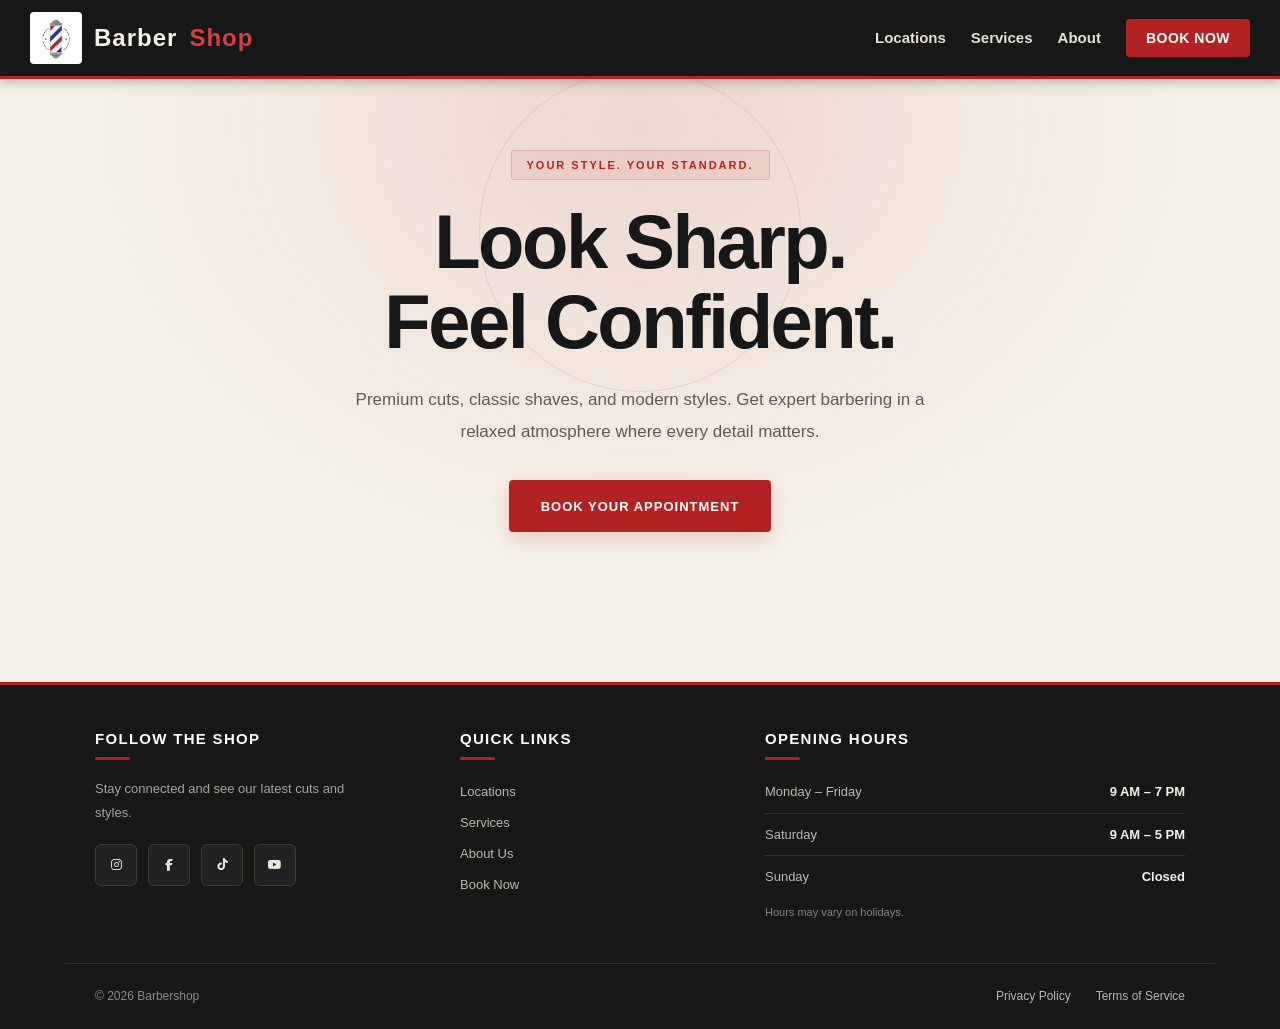
<file: index.html>
<!DOCTYPE html>
<html lang="en">
<head>
    <meta charset="UTF-8">
    <meta name="viewport" content="width=device-width, initial-scale=1.0">
    <title>BarberShop</title>
    <link rel="stylesheet" href="index.css">

<link
    rel="stylesheet"
    href="https://cdnjs.cloudflare.com/ajax/libs/font-awesome/6.7.2/css/all.min.css"
>

</head>
<body>
    <nav class="navbar">
        <a href="#" class="nav-logo"><img src="imgs/navlogo.png">Barber<span>Shop</span></a>

        <input type="checkbox" id="nav-toggle" class="nav-toggle">

        <label for="nav-toggle" class="nav-toggle-label">
            <span></span>
        </label>

        <ul class="nav-menu">
            <li><a href="locations.html" class="nav-link">Locations</a></li>
            <li><a href="services.html" class="nav-link">Services</a></li>
            <li><a href="about.html" class="nav-link">About</a></li>
            <li><a href="book.html" class="nav-cta">Book Now</a></li>
        </ul>
    </nav>

    
<div class="top-padding">
    <h1>Look Sharp.<br>Feel Confident.</h1>

    <p>
        Premium cuts, classic shaves, and modern styles.
        Get expert barbering in a relaxed atmosphere
        where every detail matters.
    </p>

    <a href="book.html">Book Your Appointment</a>
</div>
    
<footer class="barber-footer">

    <div class="footer-main">

        <!-- SOCIAL MEDIA -->
        <div class="footer-column footer-socials">
            <h3>Follow the Shop</h3>
            <p>Stay connected and see our latest cuts and styles.</p>

            
<div class="social-links">

    <a href="https://instagram.com/"
       target="_blank"
       rel="noopener noreferrer"
       aria-label="Instagram">
        <i class="fa-brands fa-instagram"></i>
    </a>

    <a href="https://facebook.com/"
       target="_blank"
       rel="noopener noreferrer"
       aria-label="Facebook">
        <i class="fa-brands fa-facebook-f"></i>
    </a>

    <a href="https://tiktok.com/"
       target="_blank"
       rel="noopener noreferrer"
       aria-label="TikTok">
        <i class="fa-brands fa-tiktok"></i>
    </a>

    <a href="https://youtube.com/"
       target="_blank"
       rel="noopener noreferrer"
       aria-label="YouTube">
        <i class="fa-brands fa-youtube"></i>
    </a>

</div>

        </div>

        <!-- QUICK LINKS -->
        <div class="footer-column">
            <h3>Quick Links</h3>
            <ul class="footer-links">
                <li><a href="locations.html">Locations</a></li>
                <li><a href="services.html">Services</a></li>
                <li><a href="about.html">About Us</a></li>
                <li><a href="book.html">Book Now</a></li>
            </ul>
        </div>

        <!-- BUSINESS HOURS -->
        <div class="footer-column footer-hours">
            <h3>Opening Hours</h3>

            <div class="hours-list">
                <p>
                    <span>Monday – Friday</span>
                    <span>9 AM – 7 PM</span>
                </p>
                <p>
                    <span>Saturday</span>
                    <span>9 AM – 5 PM</span>
                </p>
                <p>
                    <span>Sunday</span>
                    <span>Closed</span>
                </p>
            </div>

            <p class="hours-note">
                Hours may vary on holidays.
            </p>
        </div>

    </div>

    <!-- FOOTER BOTTOM -->
    <div class="footer-bottom">

        <p class="copyright">
            &copy; <span id="footer-year">2026</span>
           Barbershop
        </p>

        <div class="footer-legal">
            <a href="privacy.html">Privacy Policy</a>
            <a href="terms.html">Terms of Service</a>
        </div>

    </div>

</footer>

<script>
    document.getElementById("footer-year").textContent =
        new Date().getFullYear();
</script>


</body>
</html>
</file>
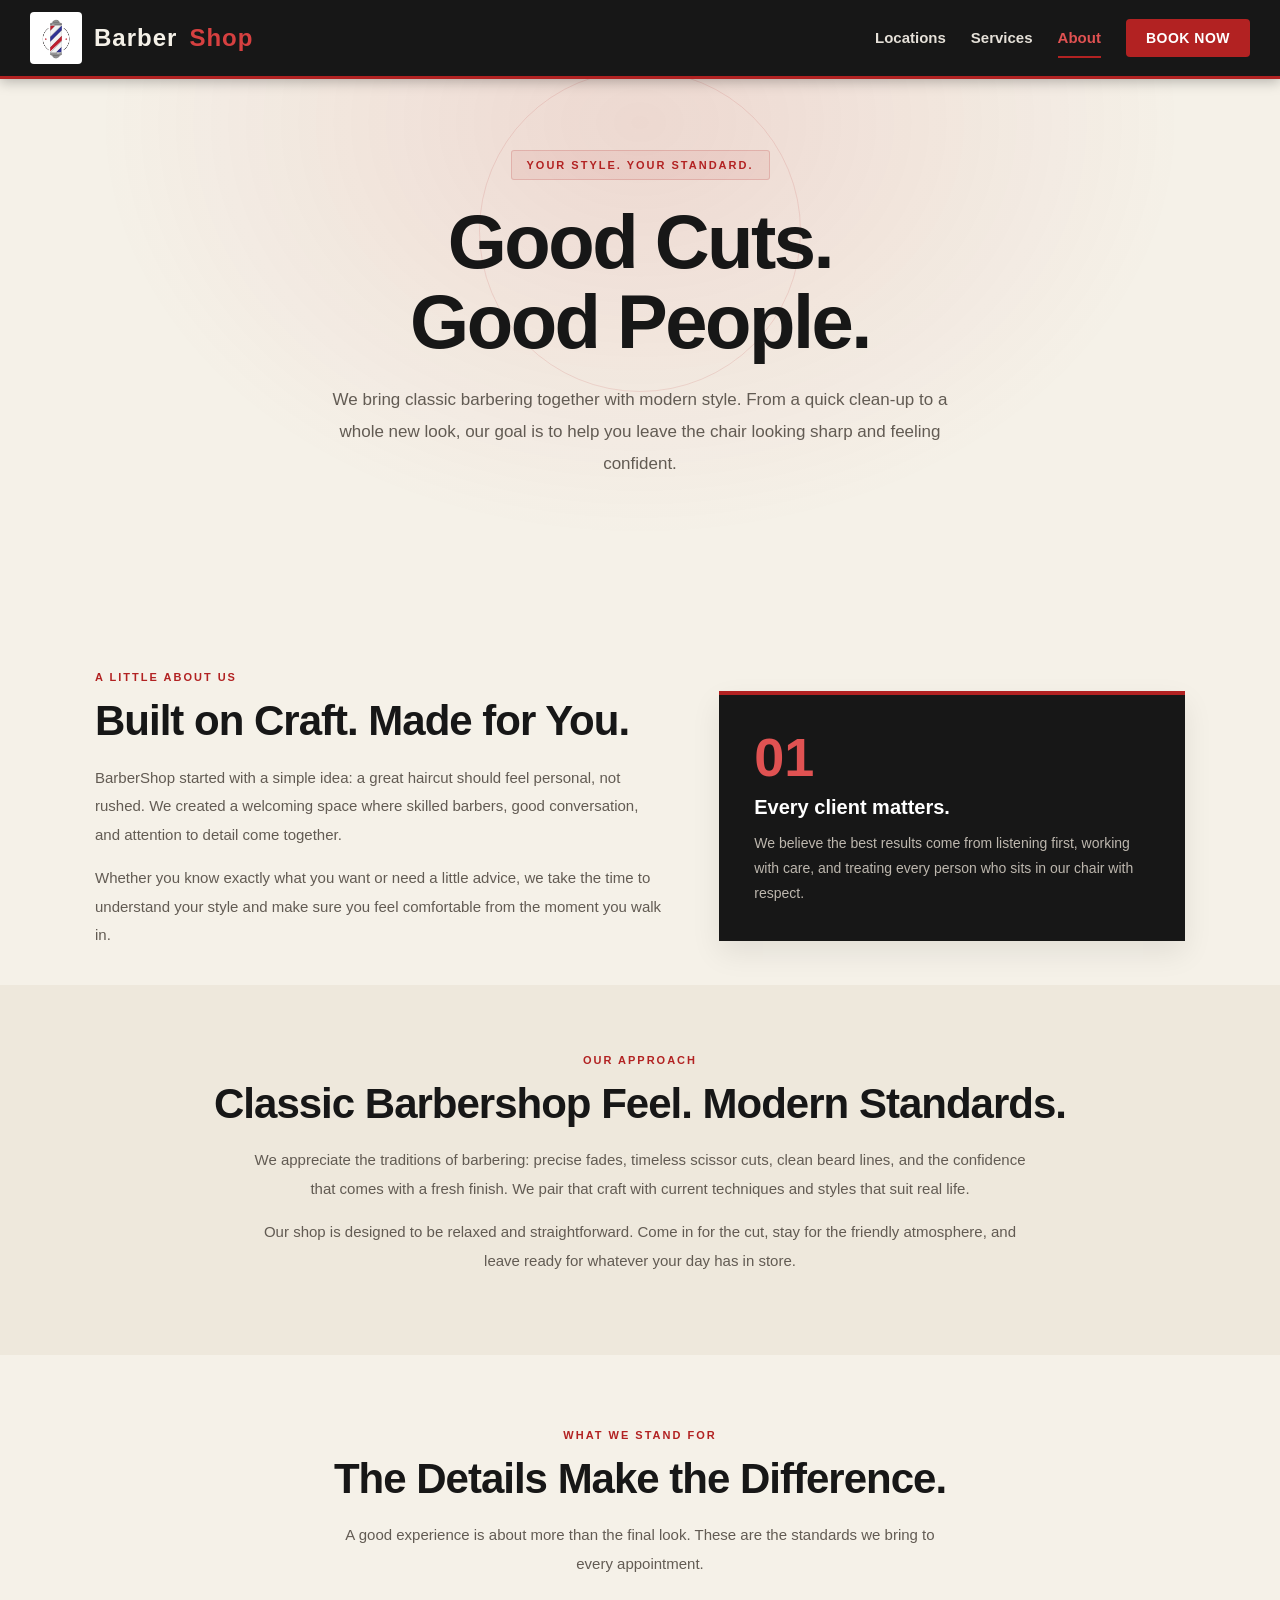
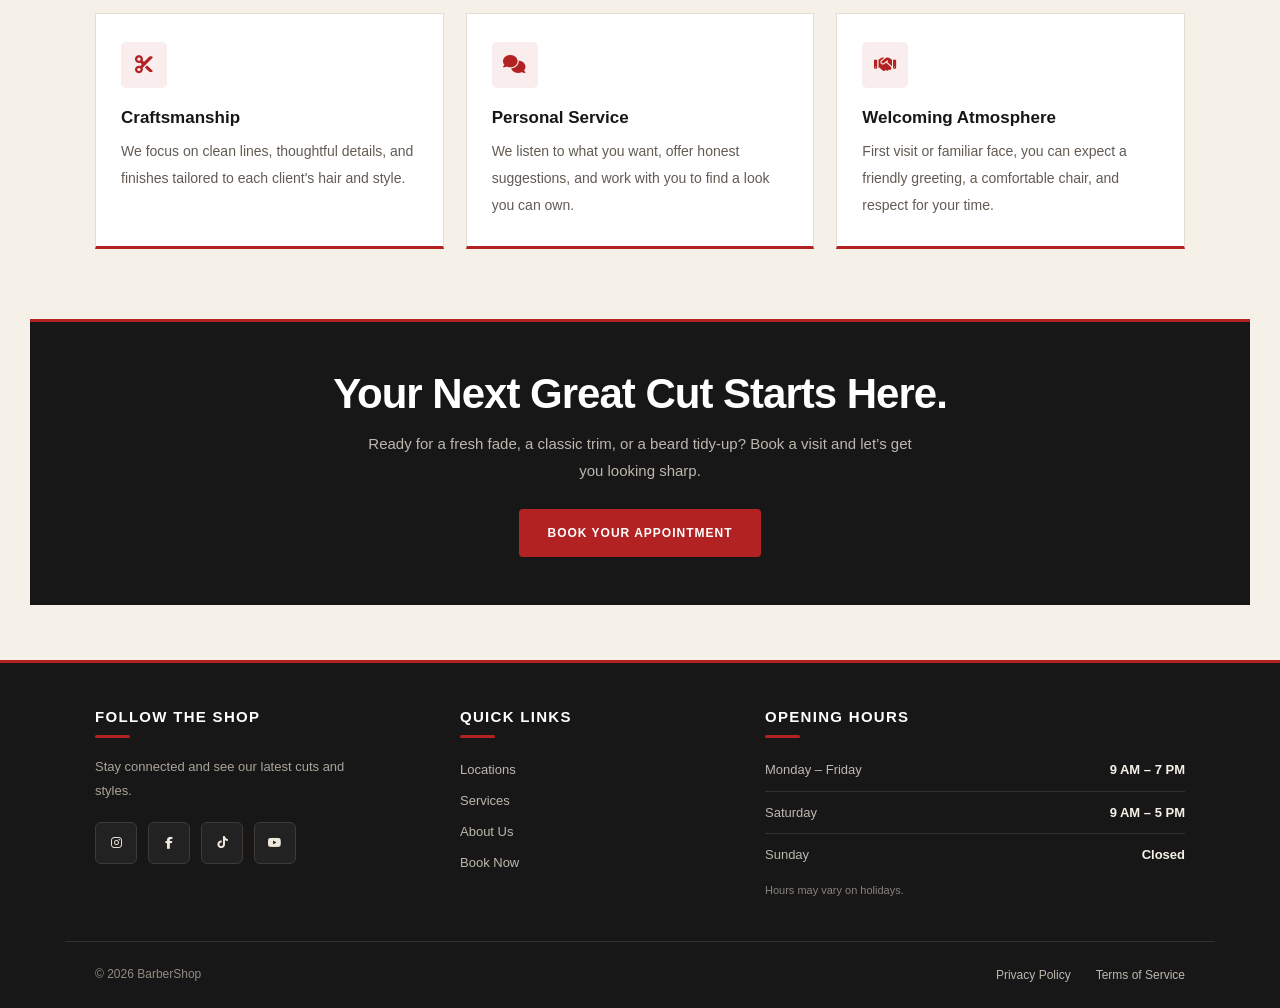
<file: about.html>
<!DOCTYPE html>
<html lang="en">
<head>
    <meta charset="UTF-8">
    <meta name="viewport" content="width=device-width, initial-scale=1.0">
    <title>About Us | BarberShop</title>
    <link rel="stylesheet" href="about.css">
    <link
        rel="stylesheet"
        href="https://cdnjs.cloudflare.com/ajax/libs/font-awesome/6.7.2/css/all.min.css"
    >
</head>
<body>
    <nav class="navbar">
        <a href="index.html" class="nav-logo"><img src="imgs/navlogo.png" alt="">Barber<span>Shop</span></a>

        <input type="checkbox" id="nav-toggle" class="nav-toggle">

        <label for="nav-toggle" class="nav-toggle-label" aria-label="Toggle navigation">
            <span></span>
        </label>

        <ul class="nav-menu">
            <li><a href="locations.html" class="nav-link">Locations</a></li>
            <li><a href="services.html" class="nav-link">Services</a></li>
            <li><a href="about.html" class="nav-link active" aria-current="page">About</a></li>
            <li><a href="book.html" class="nav-cta">Book Now</a></li>
        </ul>
    </nav>

    <main>
        <section class="top-padding">
            <h1>Good Cuts.<br>Good People.</h1>
            <p>
                We bring classic barbering together with modern style.
                From a quick clean-up to a whole new look, our goal is
                to help you leave the chair looking sharp and feeling confident.
            </p>

        </section>

        <section class="about-intro">
            <div>
                <span class="about-kicker">A little about us</span>
                <h2>Built on Craft. Made for You.</h2>
                <p>
                    BarberShop started with a simple idea: a great haircut should
                    feel personal, not rushed. We created a welcoming space where
                    skilled barbers, good conversation, and attention to detail
                    come together.
                </p>
                <p>
                    Whether you know exactly what you want or need a little advice,
                    we take the time to understand your style and make sure you feel
                    comfortable from the moment you walk in.
                </p>
            </div>

            <aside class="about-highlight">
                <div class="highlight-number">01</div>
                <h3>Every client matters.</h3>
                <p>
                    We believe the best results come from listening first,
                    working with care, and treating every person who sits in
                    our chair with respect.
                </p>
            </aside>
        </section>

        <section class="about-story">
            <div class="about-story-inner">
                <span class="about-kicker">Our approach</span>
                <h2>Classic Barbershop Feel. Modern Standards.</h2>
                <p>
                    We appreciate the traditions of barbering: precise fades,
                    timeless scissor cuts, clean beard lines, and the confidence
                    that comes with a fresh finish. We pair that craft with current
                    techniques and styles that suit real life.
                </p>
                <p>
                    Our shop is designed to be relaxed and straightforward.
                    Come in for the cut, stay for the friendly atmosphere, and
                    leave ready for whatever your day has in store.
                </p>
            </div>
        </section>

        <section class="about-values">
            <span class="about-kicker">What we stand for</span>
            <h2>The Details Make the Difference.</h2>
            <p class="section-lead">
                A good experience is about more than the final look.
                These are the standards we bring to every appointment.
            </p>

            <div class="about-value-grid">
                <article class="about-value">
                    <div class="about-value-icon"><i class="fa-solid fa-scissors" aria-hidden="true"></i></div>
                    <h3>Craftsmanship</h3>
                    <p>
                        We focus on clean lines, thoughtful details, and
                        finishes tailored to each client's hair and style.
                    </p>
                </article>

                <article class="about-value">
                    <div class="about-value-icon"><i class="fa-solid fa-comments" aria-hidden="true"></i></div>
                    <h3>Personal Service</h3>
                    <p>
                        We listen to what you want, offer honest suggestions,
                        and work with you to find a look you can own.
                    </p>
                </article>

                <article class="about-value">
                    <div class="about-value-icon"><i class="fa-solid fa-handshake" aria-hidden="true"></i></div>
                    <h3>Welcoming Atmosphere</h3>
                    <p>
                        First visit or familiar face, you can expect a friendly
                        greeting, a comfortable chair, and respect for your time.
                    </p>
                </article>
            </div>
        </section>

        <section class="about-cta">
            <h2>Your Next Great Cut Starts Here.</h2>
            <p>
                Ready for a fresh fade, a classic trim, or a beard tidy-up?
                Book a visit and let’s get you looking sharp.
            </p>
            <a href="book.html">Book Your Appointment</a>
        </section>
    </main>

    <footer class="barber-footer">
        <div class="footer-main">
            <div class="footer-column footer-socials">
                <h3>Follow the Shop</h3>
                <p>Stay connected and see our latest cuts and styles.</p>

                <div class="social-links">
                    <a href="https://instagram.com/" target="_blank" rel="noopener noreferrer" aria-label="Instagram">
                        <i class="fa-brands fa-instagram"></i>
                    </a>
                    <a href="https://facebook.com/" target="_blank" rel="noopener noreferrer" aria-label="Facebook">
                        <i class="fa-brands fa-facebook-f"></i>
                    </a>
                    <a href="https://tiktok.com/" target="_blank" rel="noopener noreferrer" aria-label="TikTok">
                        <i class="fa-brands fa-tiktok"></i>
                    </a>
                    <a href="https://youtube.com/" target="_blank" rel="noopener noreferrer" aria-label="YouTube">
                        <i class="fa-brands fa-youtube"></i>
                    </a>
                </div>
            </div>

            <div class="footer-column">
                <h3>Quick Links</h3>
                <ul class="footer-links">
                    <li><a href="locations.html">Locations</a></li>
                    <li><a href="services.html">Services</a></li>
                    <li><a href="about.html">About Us</a></li>
                    <li><a href="book.html">Book Now</a></li>
                </ul>
            </div>

            <div class="footer-column footer-hours">
                <h3>Opening Hours</h3>
                <div class="hours-list">
                    <p><span>Monday – Friday</span><span>9 AM – 7 PM</span></p>
                    <p><span>Saturday</span><span>9 AM – 5 PM</span></p>
                    <p><span>Sunday</span><span>Closed</span></p>
                </div>
                <p class="hours-note">Hours may vary on holidays.</p>
            </div>
        </div>

        <div class="footer-bottom">
            <p class="copyright">
                &copy; <span id="footer-year">2026</span> BarberShop
            </p>
            <div class="footer-legal">
                <a href="privacy.html">Privacy Policy</a>
                <a href="terms.html">Terms of Service</a>
            </div>
        </div>
    </footer>

    <script>
        document.getElementById("footer-year").textContent =
            new Date().getFullYear();
    </script>
</body>
</html>
</file>
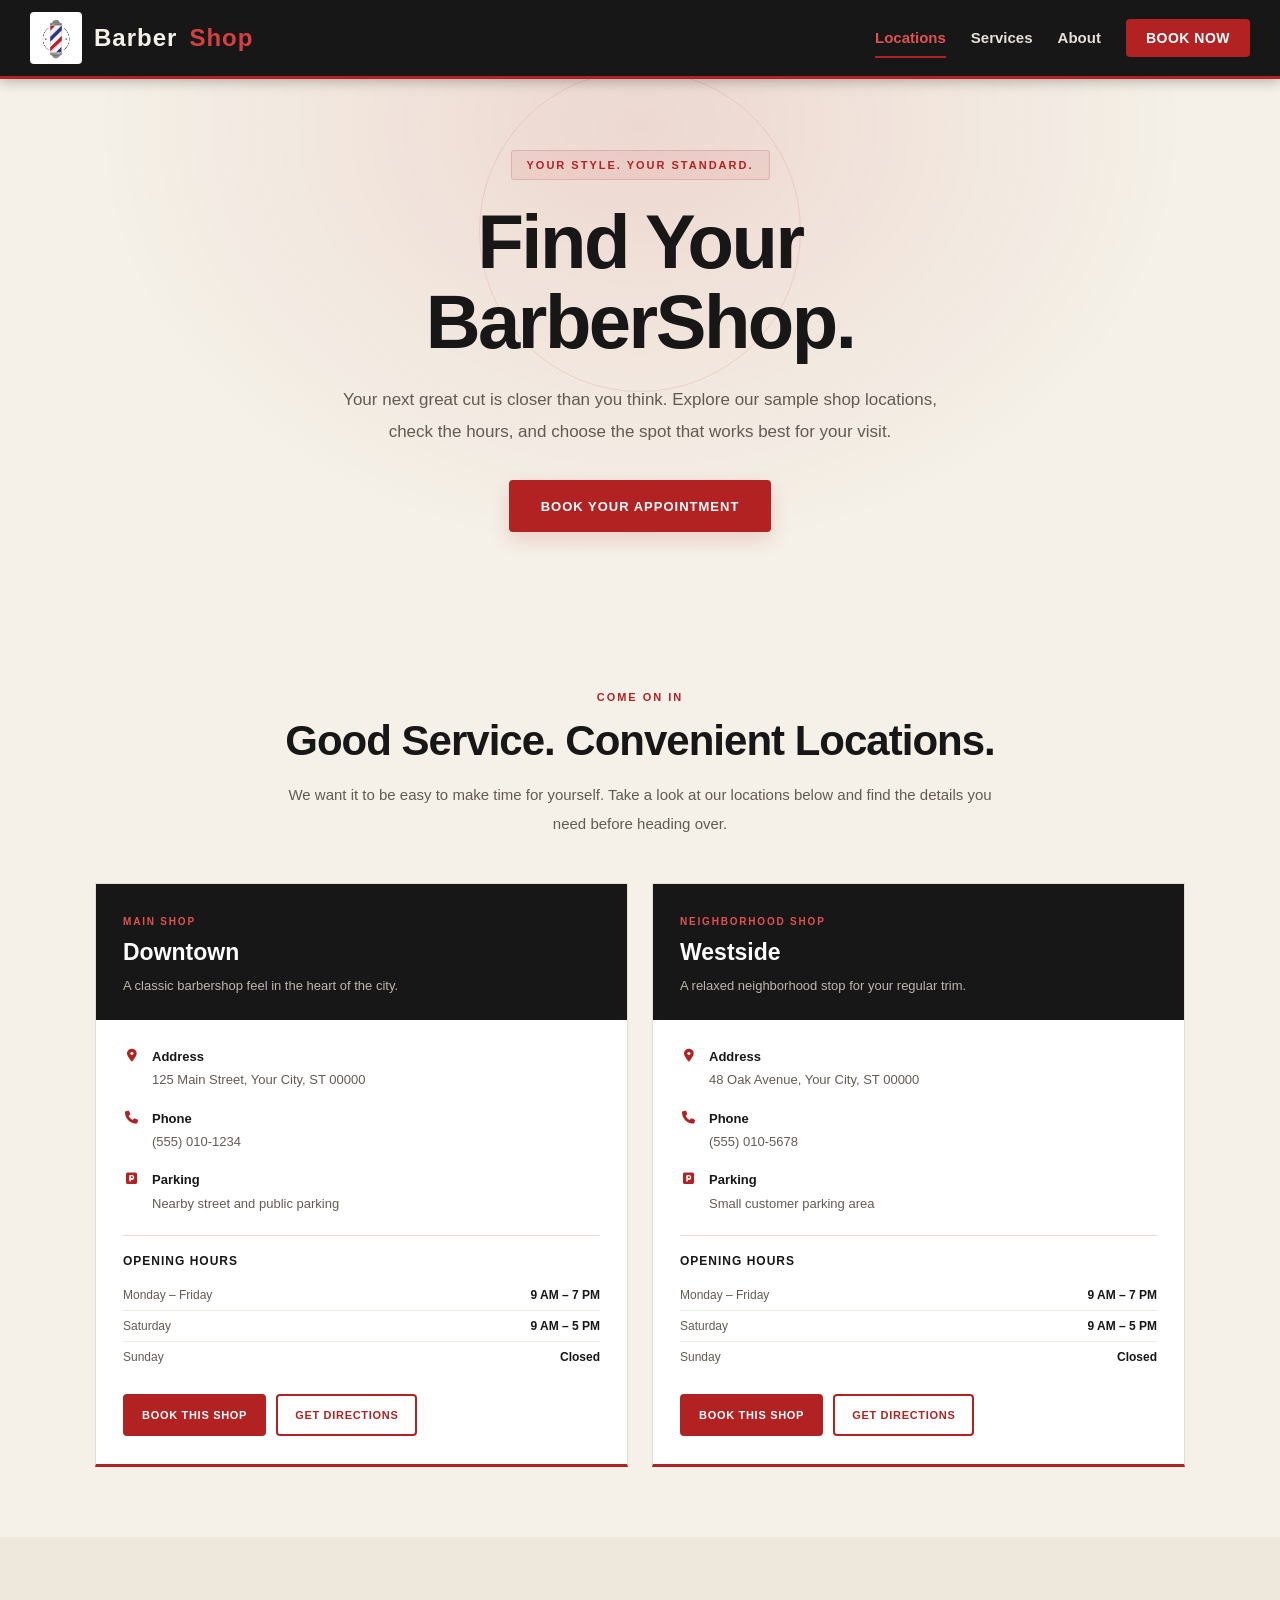
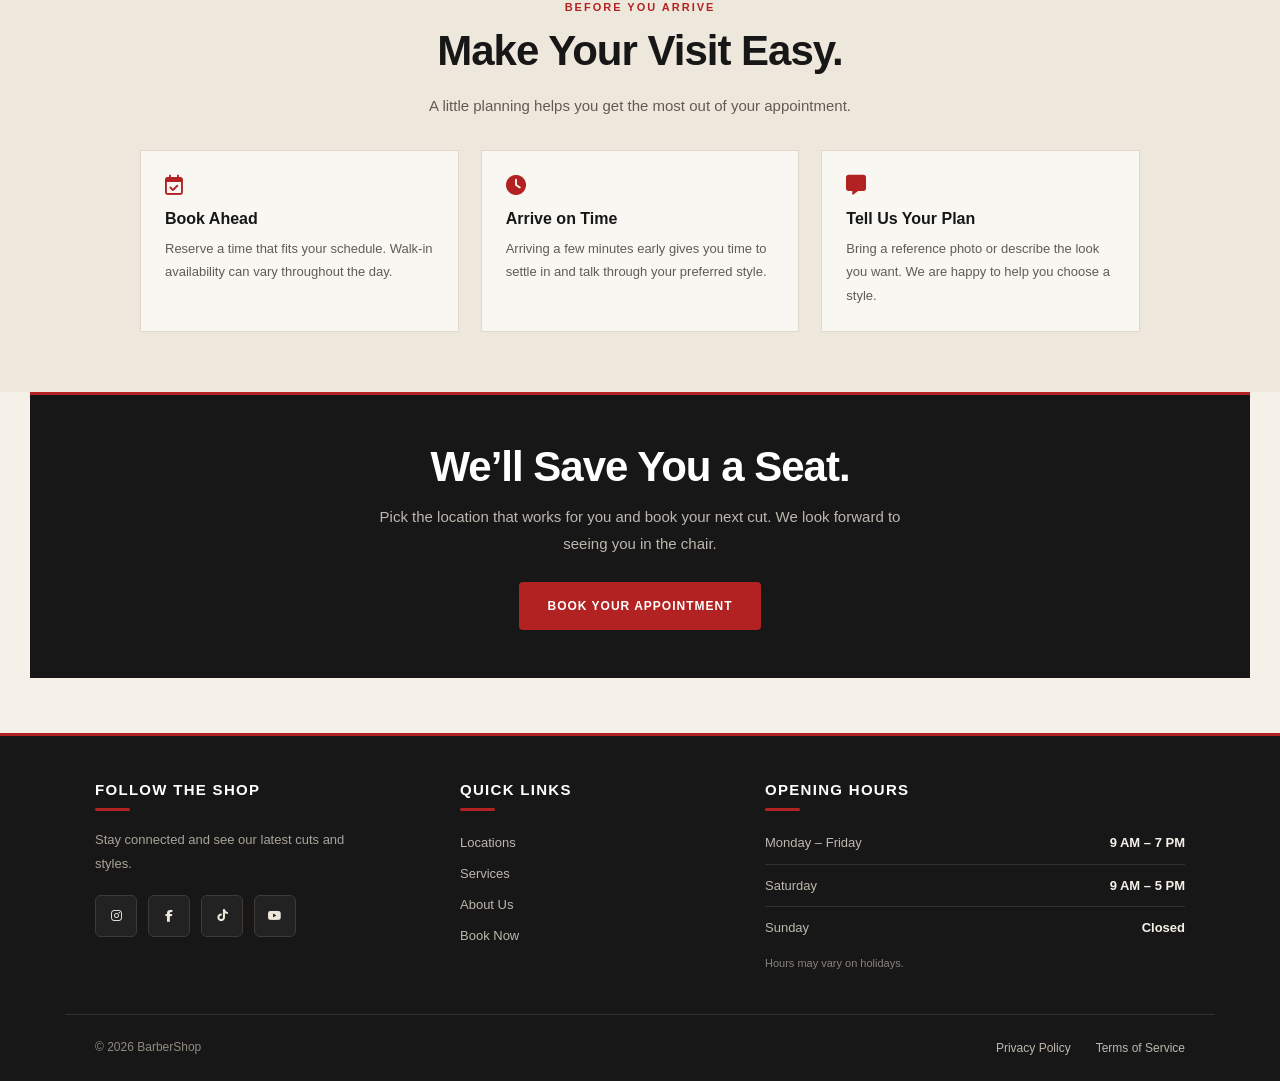
<file: locations.html>
<!DOCTYPE html>
<html lang="en">
<head>
    <meta charset="UTF-8">
    <meta name="viewport" content="width=device-width, initial-scale=1.0">
    <title>Locations | BarberShop</title>
    <link rel="stylesheet" href="locations.css">
    <link
        rel="stylesheet"
        href="https://cdnjs.cloudflare.com/ajax/libs/font-awesome/6.7.2/css/all.min.css"
    >
</head>
<body>
    <nav class="navbar">
        <a href="index.html" class="nav-logo"><img src="imgs/navlogo.png" alt="">Barber<span>Shop</span></a>

        <input type="checkbox" id="nav-toggle" class="nav-toggle">

        <label for="nav-toggle" class="nav-toggle-label" aria-label="Toggle navigation">
            <span></span>
        </label>

        <ul class="nav-menu">
            <li><a href="locations.html" class="nav-link active" aria-current="page">Locations</a></li>
            <li><a href="services.html" class="nav-link">Services</a></li>
            <li><a href="about.html" class="nav-link">About</a></li>
            <li><a href="book.html" class="nav-cta">Book Now</a></li>
        </ul>
    </nav>

    <main>
        <section class="top-padding">
            <h1>Find Your<br>BarberShop.</h1>
            <p>
                Your next great cut is closer than you think.
                Explore our sample shop locations, check the hours,
                and choose the spot that works best for your visit.
            </p>
            <a href="book.html">Book Your Appointment</a>
        </section>

        <section class="locations-intro">
            <span class="about-kicker">Come on in</span>
            <h2>Good Service. Convenient Locations.</h2>
            <p>
                We want it to be easy to make time for yourself.
                Take a look at our locations below and find the
                details you need before heading over.
            </p>
        </section>

        <section class="location-grid-section">
            <div class="location-grid">
                <article class="location-card">
                    <div class="location-card-top">
                        <span class="location-label">Main Shop</span>
                        <h3>Downtown</h3>
                        <p>A classic barbershop feel in the heart of the city.</p>
                    </div>
                    <div class="location-card-body">
                        <div class="location-detail">
                            <i class="fa-solid fa-location-dot" aria-hidden="true"></i>
                            <div><strong>Address</strong><br>125 Main Street, Your City, ST 00000</div>
                        </div>
                        <div class="location-detail">
                            <i class="fa-solid fa-phone" aria-hidden="true"></i>
                            <div><strong>Phone</strong><br>(555) 010-1234</div>
                        </div>
                        <div class="location-detail">
                            <i class="fa-solid fa-square-parking" aria-hidden="true"></i>
                            <div><strong>Parking</strong><br>Nearby street and public parking</div>
                        </div>
                        <div class="location-hours">
                            <h4>Opening Hours</h4>
                            <p><span>Monday – Friday</span><span>9 AM – 7 PM</span></p>
                            <p><span>Saturday</span><span>9 AM – 5 PM</span></p>
                            <p><span>Sunday</span><span>Closed</span></p>
                        </div>
                        <div class="location-card-actions">
                            <a class="location-button" href="book.html">Book This Shop</a>
                            <a class="location-button location-button-secondary" href="https://maps.google.com/?q=125+Main+Street" target="_blank" rel="noopener noreferrer">Get Directions</a>
                        </div>
                    </div>
                </article>

                <article class="location-card">
                    <div class="location-card-top">
                        <span class="location-label">Neighborhood Shop</span>
                        <h3>Westside</h3>
                        <p>A relaxed neighborhood stop for your regular trim.</p>
                    </div>
                    <div class="location-card-body">
                        <div class="location-detail">
                            <i class="fa-solid fa-location-dot" aria-hidden="true"></i>
                            <div><strong>Address</strong><br>48 Oak Avenue, Your City, ST 00000</div>
                        </div>
                        <div class="location-detail">
                            <i class="fa-solid fa-phone" aria-hidden="true"></i>
                            <div><strong>Phone</strong><br>(555) 010-5678</div>
                        </div>
                        <div class="location-detail">
                            <i class="fa-solid fa-square-parking" aria-hidden="true"></i>
                            <div><strong>Parking</strong><br>Small customer parking area</div>
                        </div>
                        <div class="location-hours">
                            <h4>Opening Hours</h4>
                            <p><span>Monday – Friday</span><span>9 AM – 7 PM</span></p>
                            <p><span>Saturday</span><span>9 AM – 5 PM</span></p>
                            <p><span>Sunday</span><span>Closed</span></p>
                        </div>
                        <div class="location-card-actions">
                            <a class="location-button" href="book.html">Book This Shop</a>
                            <a class="location-button location-button-secondary" href="https://maps.google.com/?q=48+Oak+Avenue" target="_blank" rel="noopener noreferrer">Get Directions</a>
                        </div>
                    </div>
                </article>
            </div>
        </section>

        <section class="location-visit">
            <span class="about-kicker">Before you arrive</span>
            <h2>Make Your Visit Easy.</h2>
            <p>
                A little planning helps you get the most out of your appointment.
            </p>

            <div class="location-visit-grid">
                <article class="location-visit-item">
                    <i class="fa-regular fa-calendar-check" aria-hidden="true"></i>
                    <h3>Book Ahead</h3>
                    <p>Reserve a time that fits your schedule. Walk-in availability can vary throughout the day.</p>
                </article>
                <article class="location-visit-item">
                    <i class="fa-solid fa-clock" aria-hidden="true"></i>
                    <h3>Arrive on Time</h3>
                    <p>Arriving a few minutes early gives you time to settle in and talk through your preferred style.</p>
                </article>
                <article class="location-visit-item">
                    <i class="fa-solid fa-message" aria-hidden="true"></i>
                    <h3>Tell Us Your Plan</h3>
                    <p>Bring a reference photo or describe the look you want. We are happy to help you choose a style.</p>
                </article>
            </div>
        </section>

        <section class="about-cta">
            <h2>We’ll Save You a Seat.</h2>
            <p>
                Pick the location that works for you and book your next cut.
                We look forward to seeing you in the chair.
            </p>
            <a href="book.html">Book Your Appointment</a>
        </section>
    </main>

    <footer class="barber-footer">
        <div class="footer-main">
            <div class="footer-column footer-socials">
                <h3>Follow the Shop</h3>
                <p>Stay connected and see our latest cuts and styles.</p>

                <div class="social-links">
                    <a href="https://instagram.com/" target="_blank" rel="noopener noreferrer" aria-label="Instagram">
                        <i class="fa-brands fa-instagram"></i>
                    </a>
                    <a href="https://facebook.com/" target="_blank" rel="noopener noreferrer" aria-label="Facebook">
                        <i class="fa-brands fa-facebook-f"></i>
                    </a>
                    <a href="https://tiktok.com/" target="_blank" rel="noopener noreferrer" aria-label="TikTok">
                        <i class="fa-brands fa-tiktok"></i>
                    </a>
                    <a href="https://youtube.com/" target="_blank" rel="noopener noreferrer" aria-label="YouTube">
                        <i class="fa-brands fa-youtube"></i>
                    </a>
                </div>
            </div>

            <div class="footer-column">
                <h3>Quick Links</h3>
                <ul class="footer-links">
                    <li><a href="locations.html">Locations</a></li>
                    <li><a href="services.html">Services</a></li>
                    <li><a href="about.html">About Us</a></li>
                    <li><a href="book.html">Book Now</a></li>
                </ul>
            </div>

            <div class="footer-column footer-hours">
                <h3>Opening Hours</h3>
                <div class="hours-list">
                    <p><span>Monday – Friday</span><span>9 AM – 7 PM</span></p>
                    <p><span>Saturday</span><span>9 AM – 5 PM</span></p>
                    <p><span>Sunday</span><span>Closed</span></p>
                </div>
                <p class="hours-note">Hours may vary on holidays.</p>
            </div>
        </div>

        <div class="footer-bottom">
            <p class="copyright">
                &copy; <span id="footer-year">2026</span> BarberShop
            </p>
            <div class="footer-legal">
                <a href="privacy.html">Privacy Policy</a>
                <a href="terms.html">Terms of Service</a>
            </div>
        </div>
    </footer>

    <script>
        document.getElementById("footer-year").textContent =
            new Date().getFullYear();
    </script>
</body>
</html>
</file>
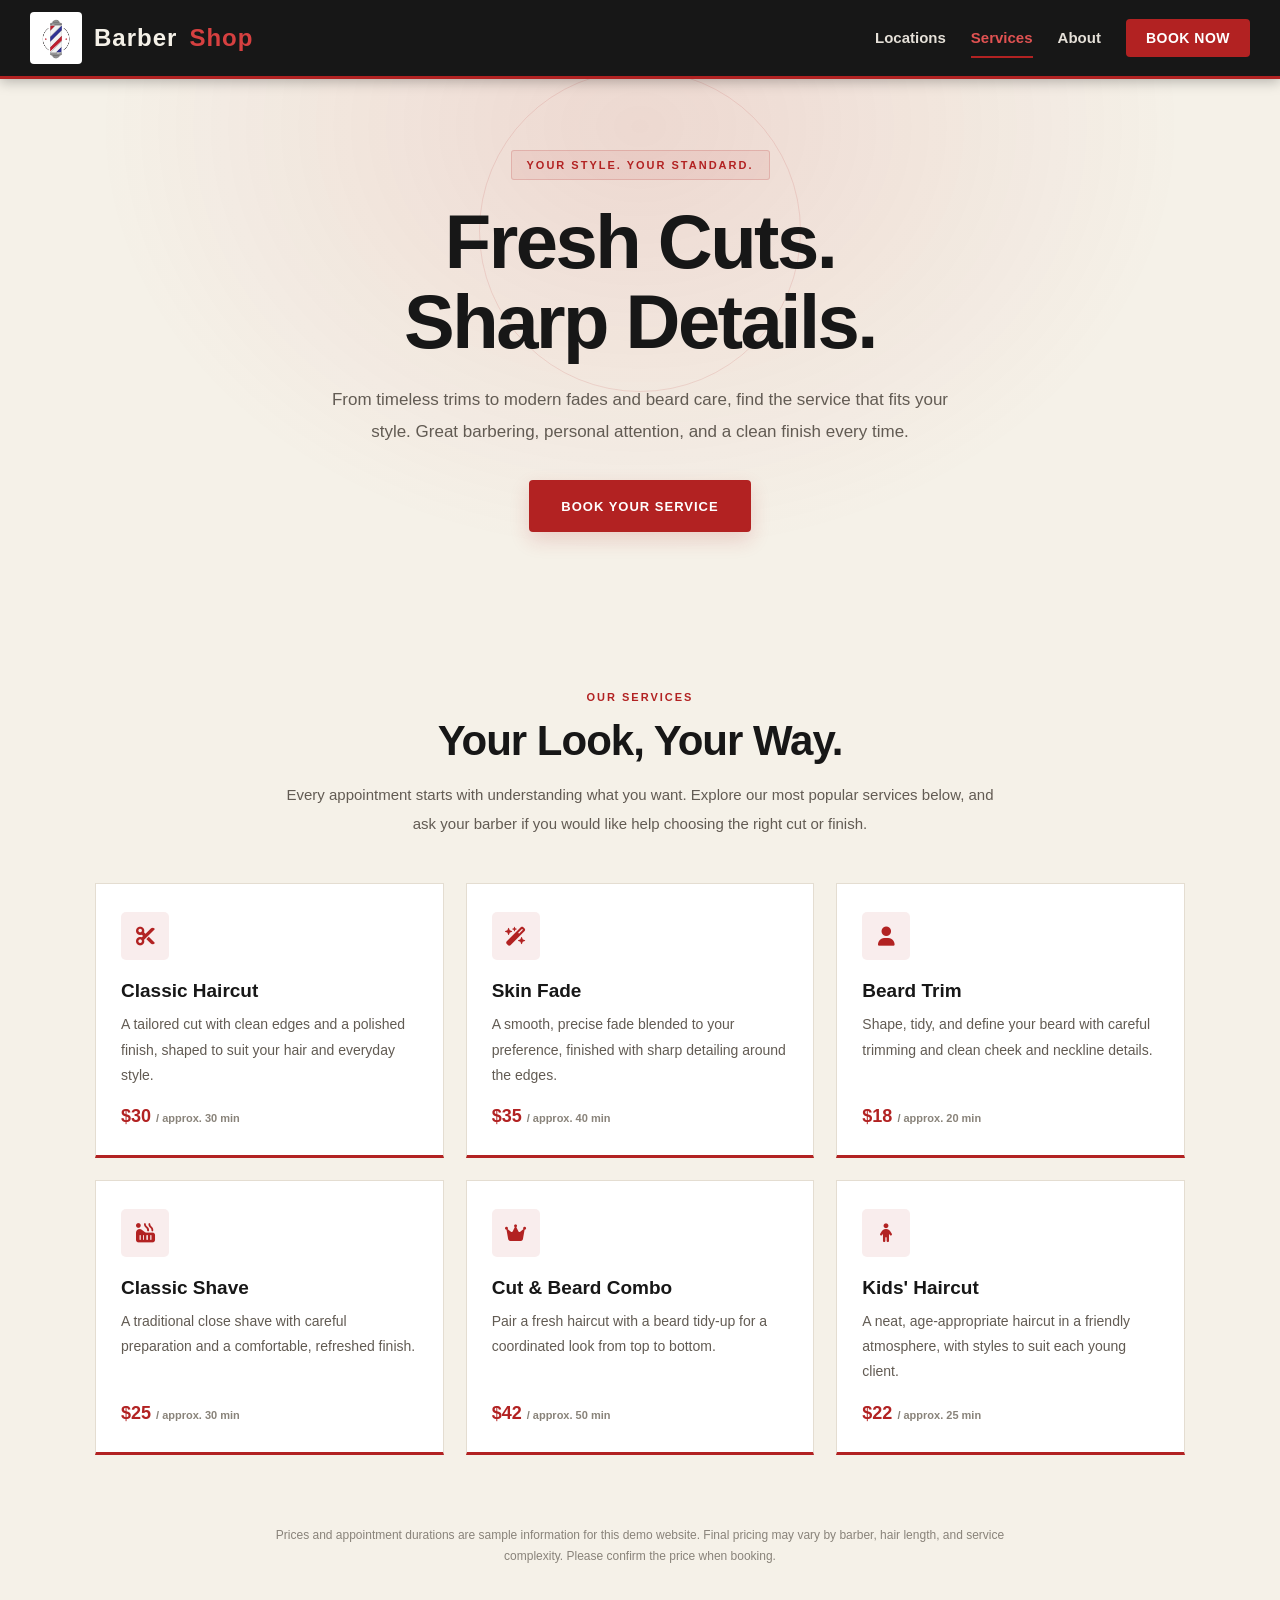
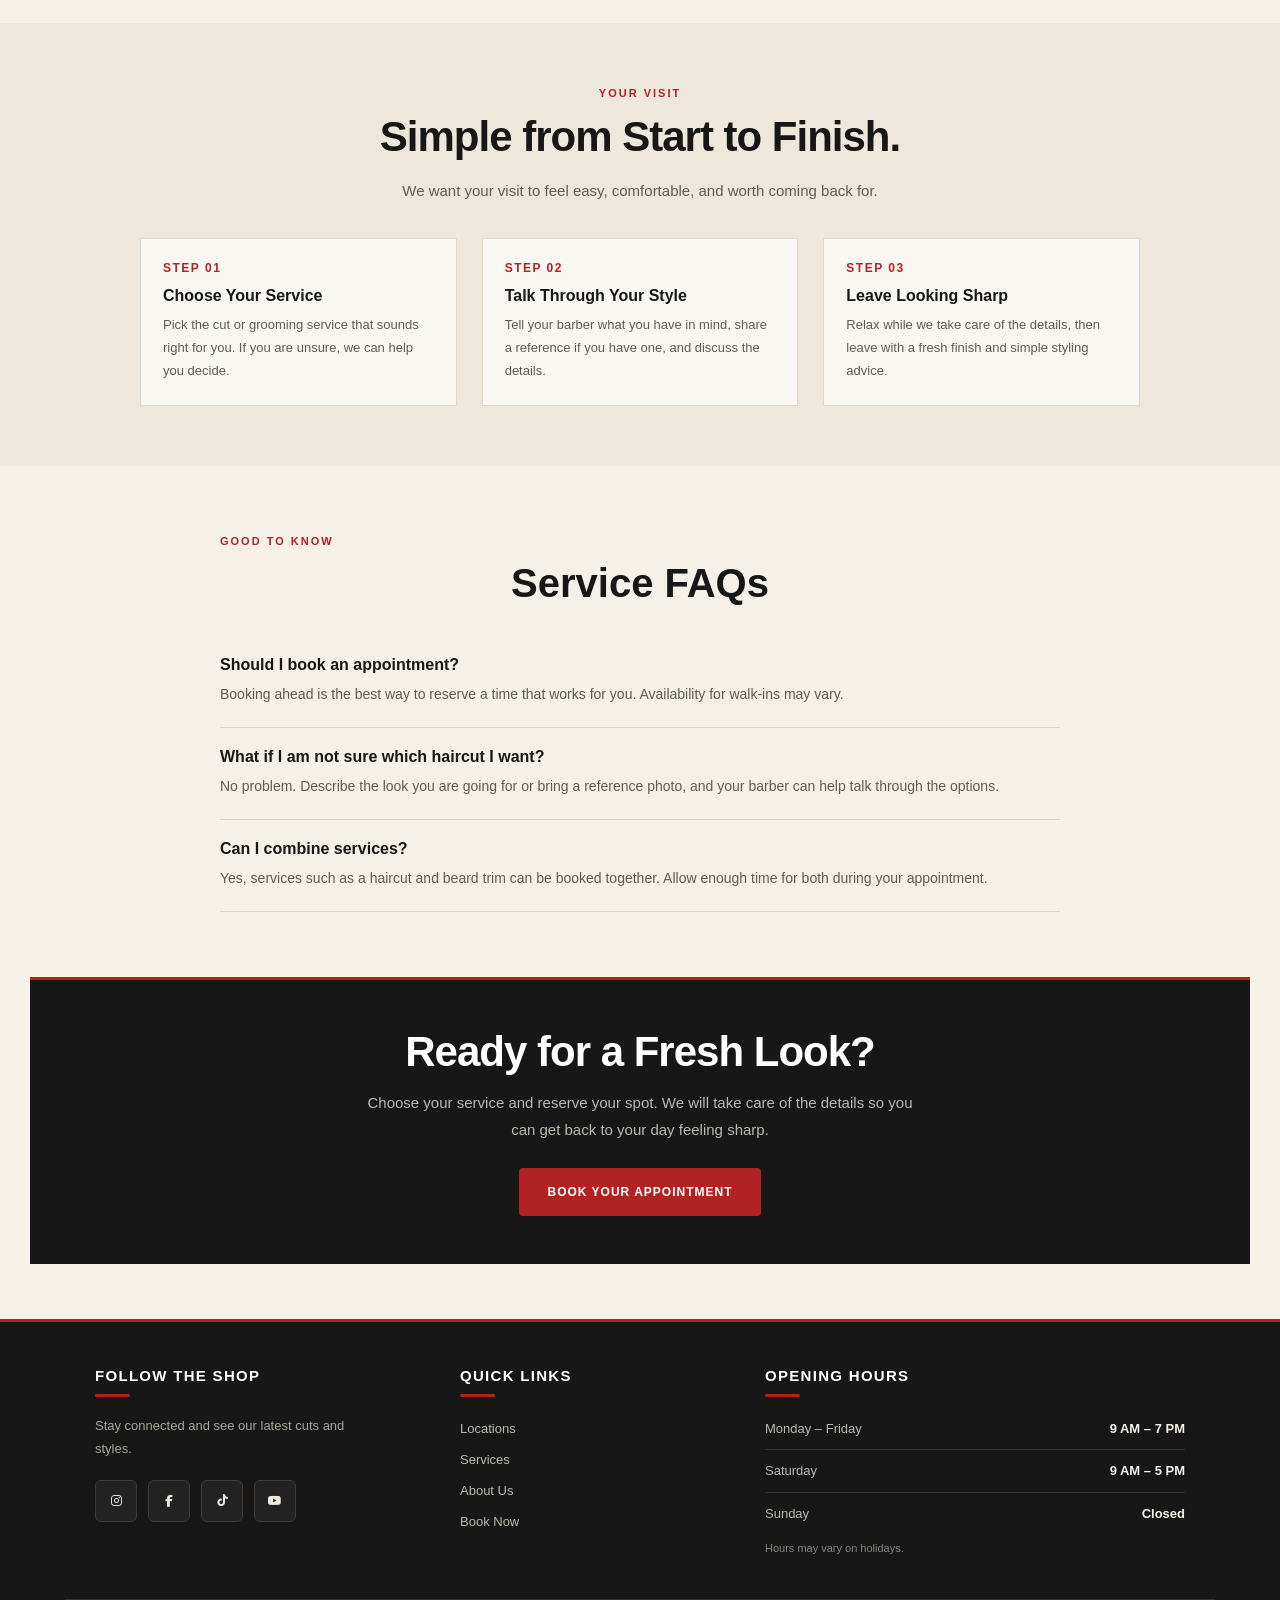
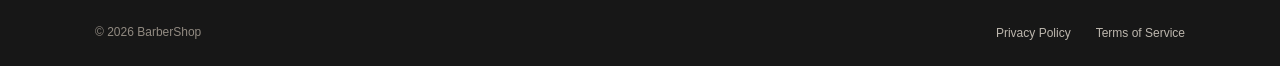
<file: services.html>
<!DOCTYPE html>
<html lang="en">
<head>
    <meta charset="UTF-8">
    <meta name="viewport" content="width=device-width, initial-scale=1.0">
    <title>Services & Pricing | BarberShop</title>
    <link rel="stylesheet" href="services.css">
    <link
        rel="stylesheet"
        href="https://cdnjs.cloudflare.com/ajax/libs/font-awesome/6.7.2/css/all.min.css"
    >
</head>
<body>
    <nav class="navbar">
        <a href="index.html" class="nav-logo"><img src="imgs/navlogo.png" alt="">Barber<span>Shop</span></a>

        <input type="checkbox" id="nav-toggle" class="nav-toggle">

        <label for="nav-toggle" class="nav-toggle-label" aria-label="Toggle navigation">
            <span></span>
        </label>

        <ul class="nav-menu">
            <li><a href="locations.html" class="nav-link">Locations</a></li>
            <li><a href="services.html" class="nav-link active" aria-current="page">Services</a></li>
            <li><a href="about.html" class="nav-link">About</a></li>
            <li><a href="book.html" class="nav-cta">Book Now</a></li>
        </ul>
    </nav>

    <main>
        <section class="top-padding">
            <h1>Fresh Cuts.<br>Sharp Details.</h1>
            <p>
                From timeless trims to modern fades and beard care,
                find the service that fits your style. Great barbering,
                personal attention, and a clean finish every time.
            </p>
            <a href="book.html">Book Your Service</a>
        </section>

        <section class="services-intro">
            <span class="about-kicker">Our services</span>
            <h2>Your Look, Your Way.</h2>
            <p>
                Every appointment starts with understanding what you want.
                Explore our most popular services below, and ask your barber
                if you would like help choosing the right cut or finish.
            </p>
        </section>

        <section class="services-grid-section">
            <div class="services-grid">
                <article class="service-card">
                    <div class="service-icon"><i class="fa-solid fa-scissors" aria-hidden="true"></i></div>
                    <h3>Classic Haircut</h3>
                    <p>A tailored cut with clean edges and a polished finish, shaped to suit your hair and everyday style.</p>
                    <div class="service-price">$30 <span>/ approx. 30 min</span></div>
                </article>

                <article class="service-card">
                    <div class="service-icon"><i class="fa-solid fa-wand-magic-sparkles" aria-hidden="true"></i></div>
                    <h3>Skin Fade</h3>
                    <p>A smooth, precise fade blended to your preference, finished with sharp detailing around the edges.</p>
                    <div class="service-price">$35 <span>/ approx. 40 min</span></div>
                </article>

                <article class="service-card">
                    <div class="service-icon"><i class="fa-solid fa-user" aria-hidden="true"></i></div>
                    <h3>Beard Trim</h3>
                    <p>Shape, tidy, and define your beard with careful trimming and clean cheek and neckline details.</p>
                    <div class="service-price">$18 <span>/ approx. 20 min</span></div>
                </article>

                <article class="service-card">
                    <div class="service-icon"><i class="fa-solid fa-hot-tub-person" aria-hidden="true"></i></div>
                    <h3>Classic Shave</h3>
                    <p>A traditional close shave with careful preparation and a comfortable, refreshed finish.</p>
                    <div class="service-price">$25 <span>/ approx. 30 min</span></div>
                </article>

                <article class="service-card">
                    <div class="service-icon"><i class="fa-solid fa-crown" aria-hidden="true"></i></div>
                    <h3>Cut & Beard Combo</h3>
                    <p>Pair a fresh haircut with a beard tidy-up for a coordinated look from top to bottom.</p>
                    <div class="service-price">$42 <span>/ approx. 50 min</span></div>
                </article>

                <article class="service-card">
                    <div class="service-icon"><i class="fa-solid fa-child" aria-hidden="true"></i></div>
                    <h3>Kids' Haircut</h3>
                    <p>A neat, age-appropriate haircut in a friendly atmosphere, with styles to suit each young client.</p>
                    <div class="service-price">$22 <span>/ approx. 25 min</span></div>
                </article>
            </div>
        </section>

        <p class="services-note">
            Prices and appointment durations are sample information for this demo website.
            Final pricing may vary by barber, hair length, and service complexity. Please confirm
            the price when booking.
        </p>

        <section class="service-process">
            <span class="about-kicker">Your visit</span>
            <h2>Simple from Start to Finish.</h2>
            <p>
                We want your visit to feel easy, comfortable, and worth coming back for.
            </p>

            <div class="service-steps">
                <article class="service-step">
                    <div class="service-step-number">STEP 01</div>
                    <h3>Choose Your Service</h3>
                    <p>Pick the cut or grooming service that sounds right for you. If you are unsure, we can help you decide.</p>
                </article>

                <article class="service-step">
                    <div class="service-step-number">STEP 02</div>
                    <h3>Talk Through Your Style</h3>
                    <p>Tell your barber what you have in mind, share a reference if you have one, and discuss the details.</p>
                </article>

                <article class="service-step">
                    <div class="service-step-number">STEP 03</div>
                    <h3>Leave Looking Sharp</h3>
                    <p>Relax while we take care of the details, then leave with a fresh finish and simple styling advice.</p>
                </article>
            </div>
        </section>

        <section class="services-faq">
            <span class="about-kicker">Good to know</span>
            <h2>Service FAQs</h2>

            <div class="service-faq-item">
                <h3>Should I book an appointment?</h3>
                <p>Booking ahead is the best way to reserve a time that works for you. Availability for walk-ins may vary.</p>
            </div>

            <div class="service-faq-item">
                <h3>What if I am not sure which haircut I want?</h3>
                <p>No problem. Describe the look you are going for or bring a reference photo, and your barber can help talk through the options.</p>
            </div>

            <div class="service-faq-item">
                <h3>Can I combine services?</h3>
                <p>Yes, services such as a haircut and beard trim can be booked together. Allow enough time for both during your appointment.</p>
            </div>
        </section>

        <section class="about-cta">
            <h2>Ready for a Fresh Look?</h2>
            <p>
                Choose your service and reserve your spot. We will take care of the details
                so you can get back to your day feeling sharp.
            </p>
            <a href="book.html">Book Your Appointment</a>
        </section>
    </main>

    <footer class="barber-footer">
        <div class="footer-main">
            <div class="footer-column footer-socials">
                <h3>Follow the Shop</h3>
                <p>Stay connected and see our latest cuts and styles.</p>

                <div class="social-links">
                    <a href="https://instagram.com/" target="_blank" rel="noopener noreferrer" aria-label="Instagram">
                        <i class="fa-brands fa-instagram"></i>
                    </a>
                    <a href="https://facebook.com/" target="_blank" rel="noopener noreferrer" aria-label="Facebook">
                        <i class="fa-brands fa-facebook-f"></i>
                    </a>
                    <a href="https://tiktok.com/" target="_blank" rel="noopener noreferrer" aria-label="TikTok">
                        <i class="fa-brands fa-tiktok"></i>
                    </a>
                    <a href="https://youtube.com/" target="_blank" rel="noopener noreferrer" aria-label="YouTube">
                        <i class="fa-brands fa-youtube"></i>
                    </a>
                </div>
            </div>

            <div class="footer-column">
                <h3>Quick Links</h3>
                <ul class="footer-links">
                    <li><a href="locations.html">Locations</a></li>
                    <li><a href="services.html">Services</a></li>
                    <li><a href="about.html">About Us</a></li>
                    <li><a href="book.html">Book Now</a></li>
                </ul>
            </div>

            <div class="footer-column footer-hours">
                <h3>Opening Hours</h3>
                <div class="hours-list">
                    <p><span>Monday – Friday</span><span>9 AM – 7 PM</span></p>
                    <p><span>Saturday</span><span>9 AM – 5 PM</span></p>
                    <p><span>Sunday</span><span>Closed</span></p>
                </div>
                <p class="hours-note">Hours may vary on holidays.</p>
            </div>
        </div>

        <div class="footer-bottom">
            <p class="copyright">
                &copy; <span id="footer-year">2026</span> BarberShop
            </p>
            <div class="footer-legal">
                <a href="privacy.html">Privacy Policy</a>
                <a href="terms.html">Terms of Service</a>
            </div>
        </div>
    </footer>

    <script>
        document.getElementById("footer-year").textContent =
            new Date().getFullYear();
    </script>
</body>
</html>
</file>
<file: index.css>
* {
    margin: 0;
    padding: 0;
    box-sizing: border-box;
    font-family: 'Segoe UI', Tahoma, Geneva, Verdana, sans-serif;
}

body {
    background-color: #f5f1e8;
}

/* NAVBAR */
.navbar {
    position: fixed;
    top: 0;
    left: 0;
    width: 100%;
    background-color: #171717;
    display: flex;
    justify-content: space-between;
    align-items: center;
    padding: 12px 30px;
    box-shadow: 0 3px 12px rgba(0, 0, 0, 0.25);
    z-index: 1000;
    border-bottom: 3px solid #b22222;
}

/* LOGO AREA */
.nav-logo {
    display: flex;
    align-items: center;
    gap: 12px;
    font-size: 24px;
    font-weight: 800;
    color: #f5f1e8;
    text-decoration: none;
    letter-spacing: 1px;
    white-space: nowrap;
}

/* SQUARE LOGO */
.nav-logo img {
    width: 52px;
    height: 52px;
    object-fit: contain;
    border-radius: 4px;
    background-color: #ffffff;
    padding: 3px;
}

/* OPTIONAL TEXT LOGO ACCENT */
.nav-logo span {
    color: #d64040;
}

/* DESKTOP NAVIGATION */
.nav-menu {
    display: flex;
    list-style: none;
    align-items: center;
    gap: 25px;

    /* Keep menu visible on desktop */
    position: static;
    width: auto;
    max-height: none;
    overflow: visible;
    opacity: 1;
    flex-direction: row;
    background-color: transparent;
    box-shadow: none;
}

.nav-menu li {
    width: auto;
    text-align: center;
}

.nav-link {
    display: block;
    text-decoration: none;
    color: #e5e0d8;
    font-size: 15px;
    font-weight: 600;
    padding: 10px 0;
    width: auto;
    border-bottom: 2px solid transparent;
    transition: color 0.3s ease, border-color 0.3s ease;
}

.nav-link:hover,
.nav-link.active {
    color: #e05252;
    border-bottom-color: #b22222;
}

/* BOOKING / CTA BUTTON */
.nav-cta {
    display: inline-block;
    text-decoration: none;
    background-color: #b22222;
    color: #ffffff;
    padding: 11px 20px;
    border-radius: 4px;
    font-size: 14px;
    font-weight: 700;
    text-transform: uppercase;
    letter-spacing: 0.5px;
    transition: background-color 0.3s ease,
                transform 0.2s ease;
}

.nav-cta:hover {
    background-color: #8b1a1a;
    transform: translateY(-2px);
}

/* MOBILE MENU TOGGLE */
.nav-toggle {
    display: none;
}

.nav-toggle-label {
    display: none;
    cursor: pointer;
    padding: 10px;
}

.nav-toggle-label span,
.nav-toggle-label span::before,
.nav-toggle-label span::after {
    display: block;
    background: #f5f1e8;
    height: 3px;
    width: 26px;
    position: relative;
    transition: all 0.3s ease-in-out;
    border-radius: 2px;
}

.nav-toggle-label span::before,
.nav-toggle-label span::after {
    content: '';
    position: absolute;
    left: 0;
}

.nav-toggle-label span::before {
    bottom: 8px;
}

.nav-toggle-label span::after {
    top: 8px;
}

/* MOBILE RESPONSIVE NAVIGATION */
@media screen and (max-width: 768px) {
    .navbar {
        padding: 10px 16px;
        flex-wrap: wrap;
    }

    .nav-logo {
        font-size: 19px;
        gap: 9px;
    }

    .nav-logo img {
        width: 44px;
        height: 44px;
    }

    .nav-toggle-label {
        display: block;
        order: 2;
    }

    .nav-menu {
        position: absolute;
        top: 100%;
        left: 0;
        width: 100%;
        background-color: #202020;
        display: flex;
        flex-direction: column;
        align-items: stretch;
        gap: 0;
        max-height: 0;
        overflow: hidden;
        opacity: 0;
        visibility: hidden;
        transition: max-height 0.4s ease,
                    opacity 0.3s ease,
                    visibility 0.3s ease;
        box-shadow: 0 5px 12px rgba(0, 0, 0, 0.2);
    }

    .nav-menu li {
        width: 100%;
        text-align: center;
    }

    .nav-link {
        padding: 16px 20px;
        width: 100%;
        border-bottom: 1px solid #383838;
    }

    .nav-link:hover,
    .nav-link.active {
        background-color: #292929;
        border-bottom-color: #b22222;
    }

    .nav-cta {
        display: block;
        margin: 15px 20px 20px;
        text-align: center;
    }

    /* Show menu only when toggled on mobile */
    .nav-toggle:checked ~ .nav-menu {
        max-height: 500px;
        opacity: 1;
        visibility: visible;
    }

    /* Hamburger transforms into an X */
    .nav-toggle:checked ~ .nav-toggle-label span {
        background: transparent;
    }

    .nav-toggle:checked ~ .nav-toggle-label span::before {
        transform: rotate(45deg);
        bottom: 0;
    }

    .nav-toggle:checked ~ .nav-toggle-label span::after {
        transform: rotate(-45deg);
        top: 0;
    }
}

/* EXTRA SMALL SCREENS */
@media screen and (max-width: 380px) {
    .navbar {
        padding: 8px 10px;
    }

    .nav-logo {
        font-size: 16px;
        gap: 7px;
    }

    .nav-logo img {
        width: 38px;
        height: 38px;
    }
}




/* ==================================
   MODERN BARBERSHOP HERO SECTION
================================== */

.top-padding {
    position: relative;
    isolation: isolate;
    overflow: hidden;

    min-height: 480px;
    padding: 150px 24px 100px;

    display: flex;
    flex-direction: column;
    align-items: center;
    justify-content: center;

    text-align: center;
    background:
        radial-gradient(
            ellipse at 50% 20%,
            rgba(178, 34, 34, 0.12),
            transparent 60%
        ),
        #f5f1e8;
}

/* Decorative background accent */
.top-padding::before {
    content: "";
    position: absolute;
    z-index: -1;
    top: 70px;
    left: 50%;

    width: 320px;
    height: 320px;
    border: 1px solid rgba(178, 34, 34, 0.12);
    border-radius: 50%;

    transform: translateX(-50%);
    pointer-events: none;
}

/* Small introductory label */
.top-padding::after {
    content: "YOUR STYLE. YOUR STANDARD.";
    display: inline-block;
    order: -1;

    margin-bottom: 22px;
    padding: 8px 15px;

    color: #b22222;
    background: rgba(178, 34, 34, 0.07);
    border: 1px solid rgba(178, 34, 34, 0.18);
    border-radius: 3px;

    font-size: 11px;
    font-weight: 800;
    letter-spacing: 2px;
}

/* Main heading */
.top-padding h1 {
    max-width: 850px;
    margin-bottom: 22px;

    color: #171717;
    font-size: clamp(42px, 6vw, 76px);
    font-weight: 900;
    line-height: 1.05;
    letter-spacing: -2.5px;
}

/* Introductory paragraph */
.top-padding p {
    max-width: 620px;
    margin-bottom: 32px;

    color: #625b53;
    font-size: 17px;
    line-height: 1.9;
}

/* Booking button */
.top-padding > a {
    display: inline-flex;
    align-items: center;
    justify-content: center;

    min-height: 52px;
    padding: 0 30px;

    background: #b22222;
    color: #ffffff;
    border: 2px solid #b22222;
    border-radius: 4px;

    font-size: 13px;
    font-weight: 800;
    letter-spacing: 1px;
    text-transform: uppercase;
    text-decoration: none;

    box-shadow: 0 8px 20px rgba(178, 34, 34, 0.16);

    transition:
        background-color 0.25s ease,
        border-color 0.25s ease,
        transform 0.25s ease,
        box-shadow 0.25s ease;
}

.top-padding > a:hover {
    background: #171717;
    border-color: #171717;
    transform: translateY(-3px);
    box-shadow: 0 12px 24px rgba(0, 0, 0, 0.15);
}

.top-padding > a:focus-visible {
    outline: 3px solid #b22222;
    outline-offset: 4px;
}

/* Tablet and mobile */
@media screen and (max-width: 768px) {
    .top-padding {
        min-height: 420px;
        padding: 120px 22px 75px;
    }

    .top-padding::before {
        top: 55px;
        width: 260px;
        height: 260px;
    }

    .top-padding::after {
        margin-bottom: 20px;
        font-size: 10px;
        letter-spacing: 1.5px;
    }

    .top-padding h1 {
        margin-bottom: 18px;
        letter-spacing: -1.5px;
    }

    .top-padding p {
        max-width: 500px;
        margin-bottom: 26px;
        font-size: 15px;
        line-height: 1.8;
    }
}

/* Small phones */
@media screen and (max-width: 380px) {
    .top-padding {
        min-height: 390px;
        padding: 105px 16px 60px;
    }

    .top-padding h1 {
        font-size: 38px;
    }

    .top-padding::after {
        padding: 7px 10px;
        font-size: 9px;
        letter-spacing: 1px;
    }
}

/* Reduced motion accessibility */
@media (prefers-reduced-motion: reduce) {
    .top-padding > a {
        transition: none;
    }
}

/* ==================================
   BARBERSHOP MINIMAL FOOTER
================================== */

.barber-footer {
    background: #171717;
    color: #e9e2d7;
    border-top: 3px solid #b22222;
    margin-top: 50px;
}

/* MAIN LAYOUT */

.footer-main {
    max-width: 1150px;
    margin: 0 auto;
    padding: 45px 30px;
    display: grid;
    grid-template-columns: 1fr 0.8fr 1.4fr;
    gap: 65px;
    align-items: start;
}

.footer-column {
    min-width: 0;
}

.footer-column h3 {
    color: #ffffff;
    font-size: 15px;
    font-weight: 700;
    letter-spacing: 1.3px;
    text-transform: uppercase;
    margin-bottom: 22px;
}

.footer-column h3::after {
    content: "";
    display: block;
    width: 35px;
    height: 3px;
    background: #b22222;
    margin-top: 10px;
    border-radius: 2px;
}

/* SOCIAL MEDIA */

.footer-socials > p {
    color: #aaa39a;
    font-size: 13px;
    line-height: 1.8;
    margin: -5px 0 20px;
    max-width: 260px;
}

.social-links {
    display: flex;
    flex-wrap: wrap;
    gap: 11px;
}

.social-links a {
    display: flex;
    justify-content: center;
    align-items: center;
    width: 42px;
    height: 42px;
    background: #222222;
    border: 1px solid #403a35;
    border-radius: 6px;
    color: #eee7dc;
    font-size: 12px;
    font-weight: 800;
    text-decoration: none;
    transition: background 0.25s ease,
                border-color 0.25s ease,
                transform 0.25s ease;
}

.social-links a:hover {
    background: #b22222;
    border-color: #b22222;
    transform: translateY(-3px);
}

/* QUICK LINKS */

.footer-links {
    list-style: none;
    padding: 0;
    margin: 0;
}

.footer-links li {
    margin-bottom: 13px;
}

.footer-links a {
    display: inline-block;
    color: #bdb7ae;
    font-size: 13px;
    text-decoration: none;
    transition: color 0.25s ease,
                transform 0.25s ease;
}

.footer-links a:hover {
    color: #e05252;
    transform: translateX(4px);
}

/* BUSINESS HOURS */

.hours-list {
    width: 100%;
}

.hours-list p {
    display: flex;
    justify-content: space-between;
    align-items: baseline;
    gap: 18px;
    padding: 11px 0;
    border-bottom: 1px solid #34302c;
    color: #bdb7ae;
    font-size: 13px;
    line-height: 1.5;
}

.hours-list p:first-child {
    padding-top: 0;
}

.hours-list p:last-child {
    border-bottom: none;
}

.hours-list p span:last-child {
    color: #f5f1e8;
    font-weight: 600;
    text-align: right;
    white-space: nowrap;
}

.hours-note {
    color: #89837a;
    font-size: 11px;
    margin-top: 8px;
}

/* COPYRIGHT & LEGAL LINKS */

.footer-bottom {
    max-width: 1150px;
    margin: 0 auto;
    padding: 22px 30px;
    border-top: 1px solid #34302c;
    display: flex;
    justify-content: space-between;
    align-items: center;
    flex-wrap: wrap;
    gap: 18px;
}

.copyright {
    color: #918a81;
    font-size: 12px;
    line-height: 1.8;
}

.footer-legal {
    display: flex;
    align-items: center;
    flex-wrap: wrap;
    gap: 25px;
}

.footer-legal a {
    color: #bdb7ae;
    font-size: 12px;
    text-decoration: none;
    transition: color 0.25s ease;
}

.footer-legal a:hover {
    color: #e05252;
}

/* TABLETS */

@media screen and (max-width: 850px) {
    .footer-main {
        grid-template-columns: 1fr 1fr;
        gap: 40px;
        padding: 40px 25px;
    }

    .footer-hours {
        grid-column: 1 / -1;
    }

    .footer-hours .hours-list {
        max-width: 500px;
    }

    .footer-bottom {
        padding: 22px 25px;
    }
}

/* MOBILE */

@media screen and (max-width: 550px) {
    .barber-footer {
        margin-top: 35px;
    }

    .footer-main {
        grid-template-columns: 1fr;
        gap: 32px;
        padding: 35px 22px;
    }

    .footer-hours {
        grid-column: auto;
    }

    .footer-column h3 {
        margin-bottom: 18px;
    }

    .footer-bottom {
        padding: 22px;
        flex-direction: column;
        align-items: flex-start;
        gap: 12px;
    }

    .footer-legal {
        gap: 18px;
    }
}

/* REDUCED MOTION ACCESSIBILITY */

@media (prefers-reduced-motion: reduce) {
    .barber-footer *,
    .barber-footer *::before,
    .barber-footer *::after {
        transition: none !important;
    }
}
</file>
<file: about.css>
* {
    margin: 0;
    padding: 0;
    box-sizing: border-box;
    font-family: 'Segoe UI', Tahoma, Geneva, Verdana, sans-serif;
}

body {
    background-color: #f5f1e8;
}

/* NAVBAR */
.navbar {
    position: fixed;
    top: 0;
    left: 0;
    width: 100%;
    background-color: #171717;
    display: flex;
    justify-content: space-between;
    align-items: center;
    padding: 12px 30px;
    box-shadow: 0 3px 12px rgba(0, 0, 0, 0.25);
    z-index: 1000;
    border-bottom: 3px solid #b22222;
}

/* LOGO AREA */
.nav-logo {
    display: flex;
    align-items: center;
    gap: 12px;
    font-size: 24px;
    font-weight: 800;
    color: #f5f1e8;
    text-decoration: none;
    letter-spacing: 1px;
    white-space: nowrap;
}

/* SQUARE LOGO */
.nav-logo img {
    width: 52px;
    height: 52px;
    object-fit: contain;
    border-radius: 4px;
    background-color: #ffffff;
    padding: 3px;
}

/* OPTIONAL TEXT LOGO ACCENT */
.nav-logo span {
    color: #d64040;
}

/* DESKTOP NAVIGATION */
.nav-menu {
    display: flex;
    list-style: none;
    align-items: center;
    gap: 25px;

    /* Keep menu visible on desktop */
    position: static;
    width: auto;
    max-height: none;
    overflow: visible;
    opacity: 1;
    flex-direction: row;
    background-color: transparent;
    box-shadow: none;
}

.nav-menu li {
    width: auto;
    text-align: center;
}

.nav-link {
    display: block;
    text-decoration: none;
    color: #e5e0d8;
    font-size: 15px;
    font-weight: 600;
    padding: 10px 0;
    width: auto;
    border-bottom: 2px solid transparent;
    transition: color 0.3s ease, border-color 0.3s ease;
}

.nav-link:hover,
.nav-link.active {
    color: #e05252;
    border-bottom-color: #b22222;
}

/* BOOKING / CTA BUTTON */
.nav-cta {
    display: inline-block;
    text-decoration: none;
    background-color: #b22222;
    color: #ffffff;
    padding: 11px 20px;
    border-radius: 4px;
    font-size: 14px;
    font-weight: 700;
    text-transform: uppercase;
    letter-spacing: 0.5px;
    transition: background-color 0.3s ease,
                transform 0.2s ease;
}

.nav-cta:hover {
    background-color: #8b1a1a;
    transform: translateY(-2px);
}

/* MOBILE MENU TOGGLE */
.nav-toggle {
    display: none;
}

.nav-toggle-label {
    display: none;
    cursor: pointer;
    padding: 10px;
}

.nav-toggle-label span,
.nav-toggle-label span::before,
.nav-toggle-label span::after {
    display: block;
    background: #f5f1e8;
    height: 3px;
    width: 26px;
    position: relative;
    transition: all 0.3s ease-in-out;
    border-radius: 2px;
}

.nav-toggle-label span::before,
.nav-toggle-label span::after {
    content: '';
    position: absolute;
    left: 0;
}

.nav-toggle-label span::before {
    bottom: 8px;
}

.nav-toggle-label span::after {
    top: 8px;
}

/* MOBILE RESPONSIVE NAVIGATION */
@media screen and (max-width: 768px) {
    .navbar {
        padding: 10px 16px;
        flex-wrap: wrap;
    }

    .nav-logo {
        font-size: 19px;
        gap: 9px;
    }

    .nav-logo img {
        width: 44px;
        height: 44px;
    }

    .nav-toggle-label {
        display: block;
        order: 2;
    }

    .nav-menu {
        position: absolute;
        top: 100%;
        left: 0;
        width: 100%;
        background-color: #202020;
        display: flex;
        flex-direction: column;
        align-items: stretch;
        gap: 0;
        max-height: 0;
        overflow: hidden;
        opacity: 0;
        visibility: hidden;
        transition: max-height 0.4s ease,
                    opacity 0.3s ease,
                    visibility 0.3s ease;
        box-shadow: 0 5px 12px rgba(0, 0, 0, 0.2);
    }

    .nav-menu li {
        width: 100%;
        text-align: center;
    }

    .nav-link {
        padding: 16px 20px;
        width: 100%;
        border-bottom: 1px solid #383838;
    }

    .nav-link:hover,
    .nav-link.active {
        background-color: #292929;
        border-bottom-color: #b22222;
    }

    .nav-cta {
        display: block;
        margin: 15px 20px 20px;
        text-align: center;
    }

    /* Show menu only when toggled on mobile */
    .nav-toggle:checked ~ .nav-menu {
        max-height: 500px;
        opacity: 1;
        visibility: visible;
    }

    /* Hamburger transforms into an X */
    .nav-toggle:checked ~ .nav-toggle-label span {
        background: transparent;
    }

    .nav-toggle:checked ~ .nav-toggle-label span::before {
        transform: rotate(45deg);
        bottom: 0;
    }

    .nav-toggle:checked ~ .nav-toggle-label span::after {
        transform: rotate(-45deg);
        top: 0;
    }
}

/* EXTRA SMALL SCREENS */
@media screen and (max-width: 380px) {
    .navbar {
        padding: 8px 10px;
    }

    .nav-logo {
        font-size: 16px;
        gap: 7px;
    }

    .nav-logo img {
        width: 38px;
        height: 38px;
    }
}




/* ==================================
   MODERN BARBERSHOP HERO SECTION
================================== */

.top-padding {
    position: relative;
    isolation: isolate;
    overflow: hidden;

    min-height: 480px;
    padding: 150px 24px 100px;

    display: flex;
    flex-direction: column;
    align-items: center;
    justify-content: center;

    text-align: center;
    background:
        radial-gradient(
            ellipse at 50% 20%,
            rgba(178, 34, 34, 0.12),
            transparent 60%
        ),
        #f5f1e8;
}

/* Decorative background accent */
.top-padding::before {
    content: "";
    position: absolute;
    z-index: -1;
    top: 70px;
    left: 50%;

    width: 320px;
    height: 320px;
    border: 1px solid rgba(178, 34, 34, 0.12);
    border-radius: 50%;

    transform: translateX(-50%);
    pointer-events: none;
}

/* Small introductory label */
.top-padding::after {
    content: "YOUR STYLE. YOUR STANDARD.";
    display: inline-block;
    order: -1;

    margin-bottom: 22px;
    padding: 8px 15px;

    color: #b22222;
    background: rgba(178, 34, 34, 0.07);
    border: 1px solid rgba(178, 34, 34, 0.18);
    border-radius: 3px;

    font-size: 11px;
    font-weight: 800;
    letter-spacing: 2px;
}

/* Main heading */
.top-padding h1 {
    max-width: 850px;
    margin-bottom: 22px;

    color: #171717;
    font-size: clamp(42px, 6vw, 76px);
    font-weight: 900;
    line-height: 1.05;
    letter-spacing: -2.5px;
}

/* Introductory paragraph */
.top-padding p {
    max-width: 620px;
    margin-bottom: 32px;

    color: #625b53;
    font-size: 17px;
    line-height: 1.9;
}

/* Booking button */
.top-padding > a {
    display: inline-flex;
    align-items: center;
    justify-content: center;

    min-height: 52px;
    padding: 0 30px;

    background: #b22222;
    color: #ffffff;
    border: 2px solid #b22222;
    border-radius: 4px;

    font-size: 13px;
    font-weight: 800;
    letter-spacing: 1px;
    text-transform: uppercase;
    text-decoration: none;

    box-shadow: 0 8px 20px rgba(178, 34, 34, 0.16);

    transition:
        background-color 0.25s ease,
        border-color 0.25s ease,
        transform 0.25s ease,
        box-shadow 0.25s ease;
}

.top-padding > a:hover {
    background: #171717;
    border-color: #171717;
    transform: translateY(-3px);
    box-shadow: 0 12px 24px rgba(0, 0, 0, 0.15);
}

.top-padding > a:focus-visible {
    outline: 3px solid #b22222;
    outline-offset: 4px;
}

/* Tablet and mobile */
@media screen and (max-width: 768px) {
    .top-padding {
        min-height: 420px;
        padding: 120px 22px 75px;
    }

    .top-padding::before {
        top: 55px;
        width: 260px;
        height: 260px;
    }

    .top-padding::after {
        margin-bottom: 20px;
        font-size: 10px;
        letter-spacing: 1.5px;
    }

    .top-padding h1 {
        margin-bottom: 18px;
        letter-spacing: -1.5px;
    }

    .top-padding p {
        max-width: 500px;
        margin-bottom: 26px;
        font-size: 15px;
        line-height: 1.8;
    }
}

/* Small phones */
@media screen and (max-width: 380px) {
    .top-padding {
        min-height: 390px;
        padding: 105px 16px 60px;
    }

    .top-padding h1 {
        font-size: 38px;
    }

    .top-padding::after {
        padding: 7px 10px;
        font-size: 9px;
        letter-spacing: 1px;
    }
}

/* Reduced motion accessibility */
@media (prefers-reduced-motion: reduce) {
    .top-padding > a {
        transition: none;
    }
}

/* ==================================
   BARBERSHOP MINIMAL FOOTER
================================== */

.barber-footer {
    background: #171717;
    color: #e9e2d7;
    border-top: 3px solid #b22222;
    margin-top: 50px;
}

/* MAIN LAYOUT */

.footer-main {
    max-width: 1150px;
    margin: 0 auto;
    padding: 45px 30px;
    display: grid;
    grid-template-columns: 1fr 0.8fr 1.4fr;
    gap: 65px;
    align-items: start;
}

.footer-column {
    min-width: 0;
}

.footer-column h3 {
    color: #ffffff;
    font-size: 15px;
    font-weight: 700;
    letter-spacing: 1.3px;
    text-transform: uppercase;
    margin-bottom: 22px;
}

.footer-column h3::after {
    content: "";
    display: block;
    width: 35px;
    height: 3px;
    background: #b22222;
    margin-top: 10px;
    border-radius: 2px;
}

/* SOCIAL MEDIA */

.footer-socials > p {
    color: #aaa39a;
    font-size: 13px;
    line-height: 1.8;
    margin: -5px 0 20px;
    max-width: 260px;
}

.social-links {
    display: flex;
    flex-wrap: wrap;
    gap: 11px;
}

.social-links a {
    display: flex;
    justify-content: center;
    align-items: center;
    width: 42px;
    height: 42px;
    background: #222222;
    border: 1px solid #403a35;
    border-radius: 6px;
    color: #eee7dc;
    font-size: 12px;
    font-weight: 800;
    text-decoration: none;
    transition: background 0.25s ease,
                border-color 0.25s ease,
                transform 0.25s ease;
}

.social-links a:hover {
    background: #b22222;
    border-color: #b22222;
    transform: translateY(-3px);
}

/* QUICK LINKS */

.footer-links {
    list-style: none;
    padding: 0;
    margin: 0;
}

.footer-links li {
    margin-bottom: 13px;
}

.footer-links a {
    display: inline-block;
    color: #bdb7ae;
    font-size: 13px;
    text-decoration: none;
    transition: color 0.25s ease,
                transform 0.25s ease;
}

.footer-links a:hover {
    color: #e05252;
    transform: translateX(4px);
}

/* BUSINESS HOURS */

.hours-list {
    width: 100%;
}

.hours-list p {
    display: flex;
    justify-content: space-between;
    align-items: baseline;
    gap: 18px;
    padding: 11px 0;
    border-bottom: 1px solid #34302c;
    color: #bdb7ae;
    font-size: 13px;
    line-height: 1.5;
}

.hours-list p:first-child {
    padding-top: 0;
}

.hours-list p:last-child {
    border-bottom: none;
}

.hours-list p span:last-child {
    color: #f5f1e8;
    font-weight: 600;
    text-align: right;
    white-space: nowrap;
}

.hours-note {
    color: #89837a;
    font-size: 11px;
    margin-top: 8px;
}

/* COPYRIGHT & LEGAL LINKS */

.footer-bottom {
    max-width: 1150px;
    margin: 0 auto;
    padding: 22px 30px;
    border-top: 1px solid #34302c;
    display: flex;
    justify-content: space-between;
    align-items: center;
    flex-wrap: wrap;
    gap: 18px;
}

.copyright {
    color: #918a81;
    font-size: 12px;
    line-height: 1.8;
}

.footer-legal {
    display: flex;
    align-items: center;
    flex-wrap: wrap;
    gap: 25px;
}

.footer-legal a {
    color: #bdb7ae;
    font-size: 12px;
    text-decoration: none;
    transition: color 0.25s ease;
}

.footer-legal a:hover {
    color: #e05252;
}

/* TABLETS */

@media screen and (max-width: 850px) {
    .footer-main {
        grid-template-columns: 1fr 1fr;
        gap: 40px;
        padding: 40px 25px;
    }

    .footer-hours {
        grid-column: 1 / -1;
    }

    .footer-hours .hours-list {
        max-width: 500px;
    }

    .footer-bottom {
        padding: 22px 25px;
    }
}

/* MOBILE */

@media screen and (max-width: 550px) {
    .barber-footer {
        margin-top: 35px;
    }

    .footer-main {
        grid-template-columns: 1fr;
        gap: 32px;
        padding: 35px 22px;
    }

    .footer-hours {
        grid-column: auto;
    }

    .footer-column h3 {
        margin-bottom: 18px;
    }

    .footer-bottom {
        padding: 22px;
        flex-direction: column;
        align-items: flex-start;
        gap: 12px;
    }

    .footer-legal {
        gap: 18px;
    }
}

/* REDUCED MOTION ACCESSIBILITY */

@media (prefers-reduced-motion: reduce) {
    .barber-footer *,
    .barber-footer *::before,
    .barber-footer *::after {
        transition: none !important;
    }
}


/* ==================================
   ABOUT PAGE CONTENT
   Uses the same palette, typography,
   spacing, and responsive behavior.
================================== */

.about-intro {
    max-width: 1150px;
    margin: 0 auto;
    padding: 55px 30px 20px;
    display: grid;
    grid-template-columns: 1.1fr 0.9fr;
    gap: 55px;
    align-items: center;
}

.about-intro h2,
.about-story h2,
.about-values h2,
.about-cta h2 {
    color: #171717;
    font-size: clamp(28px, 3.5vw, 42px);
    line-height: 1.15;
    letter-spacing: -1px;
    margin-bottom: 18px;
}

.about-intro p,
.about-story p,
.about-value p {
    color: #625b53;
    font-size: 15px;
    line-height: 1.9;
    margin-bottom: 15px;
}

.about-kicker {
    display: inline-block;
    margin-bottom: 14px;
    color: #b22222;
    font-size: 11px;
    font-weight: 800;
    letter-spacing: 2px;
    text-transform: uppercase;
}

.about-highlight {
    padding: 35px;
    background: #171717;
    color: #e9e2d7;
    border-top: 4px solid #b22222;
    box-shadow: 0 12px 28px rgba(0, 0, 0, 0.08);
}

.about-highlight .highlight-number {
    color: #e05252;
    font-size: 54px;
    font-weight: 900;
    line-height: 1;
    margin-bottom: 12px;
}

.about-highlight h3 {
    color: #ffffff;
    font-size: 20px;
    margin-bottom: 12px;
}

.about-highlight p {
    color: #bdb7ae;
    font-size: 14px;
    line-height: 1.8;
    margin: 0;
}

.about-story {
    padding: 65px 30px;
    background: #eee8dc;
}

.about-story-inner {
    max-width: 900px;
    margin: 0 auto;
    text-align: center;
}

.about-story-inner p {
    max-width: 780px;
    margin: 0 auto 15px;
}

.about-values {
    max-width: 1150px;
    margin: 0 auto;
    padding: 70px 30px;
    text-align: center;
}

.about-values .section-lead {
    max-width: 620px;
    margin: 0 auto 35px;
    color: #625b53;
    font-size: 15px;
    line-height: 1.9;
}

.about-value-grid {
    display: grid;
    grid-template-columns: repeat(3, minmax(0, 1fr));
    gap: 22px;
    text-align: left;
}

.about-value {
    padding: 28px 25px;
    background: #ffffff;
    border: 1px solid #e4ddd1;
    border-bottom: 3px solid #b22222;
}

.about-value-icon {
    display: flex;
    align-items: center;
    justify-content: center;
    width: 46px;
    height: 46px;
    margin-bottom: 20px;
    background: rgba(178, 34, 34, 0.08);
    color: #b22222;
    border-radius: 5px;
    font-size: 18px;
}

.about-value h3 {
    color: #171717;
    font-size: 17px;
    margin-bottom: 10px;
}

.about-value p {
    margin: 0;
    font-size: 14px;
}

.about-cta {
    margin: 0 30px 55px;
    padding: 48px 25px;
    text-align: center;
    background: #171717;
    border-top: 3px solid #b22222;
}

.about-cta h2 {
    color: #ffffff;
    margin-bottom: 12px;
}

.about-cta p {
    max-width: 560px;
    margin: 0 auto 25px;
    color: #bdb7ae;
    font-size: 15px;
    line-height: 1.8;
}

.about-cta a {
    display: inline-flex;
    align-items: center;
    justify-content: center;
    min-height: 48px;
    padding: 0 26px;
    background: #b22222;
    color: #ffffff;
    border: 2px solid #b22222;
    border-radius: 4px;
    font-size: 12px;
    font-weight: 800;
    letter-spacing: 1px;
    text-transform: uppercase;
    text-decoration: none;
    transition: background-color 0.25s ease,
                border-color 0.25s ease,
                transform 0.25s ease;
}

.about-cta a:hover {
    background: #8b1a1a;
    border-color: #8b1a1a;
    transform: translateY(-2px);
}

@media screen and (max-width: 768px) {
    .about-intro {
        grid-template-columns: 1fr;
        gap: 28px;
        padding: 40px 22px 15px;
    }

    .about-highlight {
        padding: 28px;
    }

    .about-story {
        padding: 48px 22px;
    }

    .about-values {
        padding: 50px 22px;
    }

    .about-value-grid {
        grid-template-columns: 1fr;
        gap: 16px;
    }

    .about-value {
        padding: 24px;
    }

    .about-cta {
        margin: 0 22px 40px;
        padding: 38px 20px;
    }
}

@media screen and (max-width: 380px) {
    .about-intro {
        padding-right: 16px;
        padding-left: 16px;
    }

    .about-highlight {
        padding: 23px;
    }

    .about-story {
        padding-right: 16px;
        padding-left: 16px;
    }

    .about-values {
        padding-right: 16px;
        padding-left: 16px;
    }

    .about-cta {
        margin-right: 16px;
        margin-left: 16px;
    }
}

@media (prefers-reduced-motion: reduce) {
    .about-cta a {
        transition: none;
    }
}
</file>
<file: locations.css>
* {
    margin: 0;
    padding: 0;
    box-sizing: border-box;
    font-family: 'Segoe UI', Tahoma, Geneva, Verdana, sans-serif;
}

body {
    background-color: #f5f1e8;
}

/* NAVBAR */
.navbar {
    position: fixed;
    top: 0;
    left: 0;
    width: 100%;
    background-color: #171717;
    display: flex;
    justify-content: space-between;
    align-items: center;
    padding: 12px 30px;
    box-shadow: 0 3px 12px rgba(0, 0, 0, 0.25);
    z-index: 1000;
    border-bottom: 3px solid #b22222;
}

/* LOGO AREA */
.nav-logo {
    display: flex;
    align-items: center;
    gap: 12px;
    font-size: 24px;
    font-weight: 800;
    color: #f5f1e8;
    text-decoration: none;
    letter-spacing: 1px;
    white-space: nowrap;
}

/* SQUARE LOGO */
.nav-logo img {
    width: 52px;
    height: 52px;
    object-fit: contain;
    border-radius: 4px;
    background-color: #ffffff;
    padding: 3px;
}

/* OPTIONAL TEXT LOGO ACCENT */
.nav-logo span {
    color: #d64040;
}

/* DESKTOP NAVIGATION */
.nav-menu {
    display: flex;
    list-style: none;
    align-items: center;
    gap: 25px;

    /* Keep menu visible on desktop */
    position: static;
    width: auto;
    max-height: none;
    overflow: visible;
    opacity: 1;
    flex-direction: row;
    background-color: transparent;
    box-shadow: none;
}

.nav-menu li {
    width: auto;
    text-align: center;
}

.nav-link {
    display: block;
    text-decoration: none;
    color: #e5e0d8;
    font-size: 15px;
    font-weight: 600;
    padding: 10px 0;
    width: auto;
    border-bottom: 2px solid transparent;
    transition: color 0.3s ease, border-color 0.3s ease;
}

.nav-link:hover,
.nav-link.active {
    color: #e05252;
    border-bottom-color: #b22222;
}

/* BOOKING / CTA BUTTON */
.nav-cta {
    display: inline-block;
    text-decoration: none;
    background-color: #b22222;
    color: #ffffff;
    padding: 11px 20px;
    border-radius: 4px;
    font-size: 14px;
    font-weight: 700;
    text-transform: uppercase;
    letter-spacing: 0.5px;
    transition: background-color 0.3s ease,
                transform 0.2s ease;
}

.nav-cta:hover {
    background-color: #8b1a1a;
    transform: translateY(-2px);
}

/* MOBILE MENU TOGGLE */
.nav-toggle {
    display: none;
}

.nav-toggle-label {
    display: none;
    cursor: pointer;
    padding: 10px;
}

.nav-toggle-label span,
.nav-toggle-label span::before,
.nav-toggle-label span::after {
    display: block;
    background: #f5f1e8;
    height: 3px;
    width: 26px;
    position: relative;
    transition: all 0.3s ease-in-out;
    border-radius: 2px;
}

.nav-toggle-label span::before,
.nav-toggle-label span::after {
    content: '';
    position: absolute;
    left: 0;
}

.nav-toggle-label span::before {
    bottom: 8px;
}

.nav-toggle-label span::after {
    top: 8px;
}

/* MOBILE RESPONSIVE NAVIGATION */
@media screen and (max-width: 768px) {
    .navbar {
        padding: 10px 16px;
        flex-wrap: wrap;
    }

    .nav-logo {
        font-size: 19px;
        gap: 9px;
    }

    .nav-logo img {
        width: 44px;
        height: 44px;
    }

    .nav-toggle-label {
        display: block;
        order: 2;
    }

    .nav-menu {
        position: absolute;
        top: 100%;
        left: 0;
        width: 100%;
        background-color: #202020;
        display: flex;
        flex-direction: column;
        align-items: stretch;
        gap: 0;
        max-height: 0;
        overflow: hidden;
        opacity: 0;
        visibility: hidden;
        transition: max-height 0.4s ease,
                    opacity 0.3s ease,
                    visibility 0.3s ease;
        box-shadow: 0 5px 12px rgba(0, 0, 0, 0.2);
    }

    .nav-menu li {
        width: 100%;
        text-align: center;
    }

    .nav-link {
        padding: 16px 20px;
        width: 100%;
        border-bottom: 1px solid #383838;
    }

    .nav-link:hover,
    .nav-link.active {
        background-color: #292929;
        border-bottom-color: #b22222;
    }

    .nav-cta {
        display: block;
        margin: 15px 20px 20px;
        text-align: center;
    }

    /* Show menu only when toggled on mobile */
    .nav-toggle:checked ~ .nav-menu {
        max-height: 500px;
        opacity: 1;
        visibility: visible;
    }

    /* Hamburger transforms into an X */
    .nav-toggle:checked ~ .nav-toggle-label span {
        background: transparent;
    }

    .nav-toggle:checked ~ .nav-toggle-label span::before {
        transform: rotate(45deg);
        bottom: 0;
    }

    .nav-toggle:checked ~ .nav-toggle-label span::after {
        transform: rotate(-45deg);
        top: 0;
    }
}

/* EXTRA SMALL SCREENS */
@media screen and (max-width: 380px) {
    .navbar {
        padding: 8px 10px;
    }

    .nav-logo {
        font-size: 16px;
        gap: 7px;
    }

    .nav-logo img {
        width: 38px;
        height: 38px;
    }
}




/* ==================================
   MODERN BARBERSHOP HERO SECTION
================================== */

.top-padding {
    position: relative;
    isolation: isolate;
    overflow: hidden;

    min-height: 480px;
    padding: 150px 24px 100px;

    display: flex;
    flex-direction: column;
    align-items: center;
    justify-content: center;

    text-align: center;
    background:
        radial-gradient(
            ellipse at 50% 20%,
            rgba(178, 34, 34, 0.12),
            transparent 60%
        ),
        #f5f1e8;
}

/* Decorative background accent */
.top-padding::before {
    content: "";
    position: absolute;
    z-index: -1;
    top: 70px;
    left: 50%;

    width: 320px;
    height: 320px;
    border: 1px solid rgba(178, 34, 34, 0.12);
    border-radius: 50%;

    transform: translateX(-50%);
    pointer-events: none;
}

/* Small introductory label */
.top-padding::after {
    content: "YOUR STYLE. YOUR STANDARD.";
    display: inline-block;
    order: -1;

    margin-bottom: 22px;
    padding: 8px 15px;

    color: #b22222;
    background: rgba(178, 34, 34, 0.07);
    border: 1px solid rgba(178, 34, 34, 0.18);
    border-radius: 3px;

    font-size: 11px;
    font-weight: 800;
    letter-spacing: 2px;
}

/* Main heading */
.top-padding h1 {
    max-width: 850px;
    margin-bottom: 22px;

    color: #171717;
    font-size: clamp(42px, 6vw, 76px);
    font-weight: 900;
    line-height: 1.05;
    letter-spacing: -2.5px;
}

/* Introductory paragraph */
.top-padding p {
    max-width: 620px;
    margin-bottom: 32px;

    color: #625b53;
    font-size: 17px;
    line-height: 1.9;
}

/* Booking button */
.top-padding > a {
    display: inline-flex;
    align-items: center;
    justify-content: center;

    min-height: 52px;
    padding: 0 30px;

    background: #b22222;
    color: #ffffff;
    border: 2px solid #b22222;
    border-radius: 4px;

    font-size: 13px;
    font-weight: 800;
    letter-spacing: 1px;
    text-transform: uppercase;
    text-decoration: none;

    box-shadow: 0 8px 20px rgba(178, 34, 34, 0.16);

    transition:
        background-color 0.25s ease,
        border-color 0.25s ease,
        transform 0.25s ease,
        box-shadow 0.25s ease;
}

.top-padding > a:hover {
    background: #171717;
    border-color: #171717;
    transform: translateY(-3px);
    box-shadow: 0 12px 24px rgba(0, 0, 0, 0.15);
}

.top-padding > a:focus-visible {
    outline: 3px solid #b22222;
    outline-offset: 4px;
}

/* Tablet and mobile */
@media screen and (max-width: 768px) {
    .top-padding {
        min-height: 420px;
        padding: 120px 22px 75px;
    }

    .top-padding::before {
        top: 55px;
        width: 260px;
        height: 260px;
    }

    .top-padding::after {
        margin-bottom: 20px;
        font-size: 10px;
        letter-spacing: 1.5px;
    }

    .top-padding h1 {
        margin-bottom: 18px;
        letter-spacing: -1.5px;
    }

    .top-padding p {
        max-width: 500px;
        margin-bottom: 26px;
        font-size: 15px;
        line-height: 1.8;
    }
}

/* Small phones */
@media screen and (max-width: 380px) {
    .top-padding {
        min-height: 390px;
        padding: 105px 16px 60px;
    }

    .top-padding h1 {
        font-size: 38px;
    }

    .top-padding::after {
        padding: 7px 10px;
        font-size: 9px;
        letter-spacing: 1px;
    }
}

/* Reduced motion accessibility */
@media (prefers-reduced-motion: reduce) {
    .top-padding > a {
        transition: none;
    }
}

/* ==================================
   BARBERSHOP MINIMAL FOOTER
================================== */

.barber-footer {
    background: #171717;
    color: #e9e2d7;
    border-top: 3px solid #b22222;
    margin-top: 50px;
}

/* MAIN LAYOUT */

.footer-main {
    max-width: 1150px;
    margin: 0 auto;
    padding: 45px 30px;
    display: grid;
    grid-template-columns: 1fr 0.8fr 1.4fr;
    gap: 65px;
    align-items: start;
}

.footer-column {
    min-width: 0;
}

.footer-column h3 {
    color: #ffffff;
    font-size: 15px;
    font-weight: 700;
    letter-spacing: 1.3px;
    text-transform: uppercase;
    margin-bottom: 22px;
}

.footer-column h3::after {
    content: "";
    display: block;
    width: 35px;
    height: 3px;
    background: #b22222;
    margin-top: 10px;
    border-radius: 2px;
}

/* SOCIAL MEDIA */

.footer-socials > p {
    color: #aaa39a;
    font-size: 13px;
    line-height: 1.8;
    margin: -5px 0 20px;
    max-width: 260px;
}

.social-links {
    display: flex;
    flex-wrap: wrap;
    gap: 11px;
}

.social-links a {
    display: flex;
    justify-content: center;
    align-items: center;
    width: 42px;
    height: 42px;
    background: #222222;
    border: 1px solid #403a35;
    border-radius: 6px;
    color: #eee7dc;
    font-size: 12px;
    font-weight: 800;
    text-decoration: none;
    transition: background 0.25s ease,
                border-color 0.25s ease,
                transform 0.25s ease;
}

.social-links a:hover {
    background: #b22222;
    border-color: #b22222;
    transform: translateY(-3px);
}

/* QUICK LINKS */

.footer-links {
    list-style: none;
    padding: 0;
    margin: 0;
}

.footer-links li {
    margin-bottom: 13px;
}

.footer-links a {
    display: inline-block;
    color: #bdb7ae;
    font-size: 13px;
    text-decoration: none;
    transition: color 0.25s ease,
                transform 0.25s ease;
}

.footer-links a:hover {
    color: #e05252;
    transform: translateX(4px);
}

/* BUSINESS HOURS */

.hours-list {
    width: 100%;
}

.hours-list p {
    display: flex;
    justify-content: space-between;
    align-items: baseline;
    gap: 18px;
    padding: 11px 0;
    border-bottom: 1px solid #34302c;
    color: #bdb7ae;
    font-size: 13px;
    line-height: 1.5;
}

.hours-list p:first-child {
    padding-top: 0;
}

.hours-list p:last-child {
    border-bottom: none;
}

.hours-list p span:last-child {
    color: #f5f1e8;
    font-weight: 600;
    text-align: right;
    white-space: nowrap;
}

.hours-note {
    color: #89837a;
    font-size: 11px;
    margin-top: 8px;
}

/* COPYRIGHT & LEGAL LINKS */

.footer-bottom {
    max-width: 1150px;
    margin: 0 auto;
    padding: 22px 30px;
    border-top: 1px solid #34302c;
    display: flex;
    justify-content: space-between;
    align-items: center;
    flex-wrap: wrap;
    gap: 18px;
}

.copyright {
    color: #918a81;
    font-size: 12px;
    line-height: 1.8;
}

.footer-legal {
    display: flex;
    align-items: center;
    flex-wrap: wrap;
    gap: 25px;
}

.footer-legal a {
    color: #bdb7ae;
    font-size: 12px;
    text-decoration: none;
    transition: color 0.25s ease;
}

.footer-legal a:hover {
    color: #e05252;
}

/* TABLETS */

@media screen and (max-width: 850px) {
    .footer-main {
        grid-template-columns: 1fr 1fr;
        gap: 40px;
        padding: 40px 25px;
    }

    .footer-hours {
        grid-column: 1 / -1;
    }

    .footer-hours .hours-list {
        max-width: 500px;
    }

    .footer-bottom {
        padding: 22px 25px;
    }
}

/* MOBILE */

@media screen and (max-width: 550px) {
    .barber-footer {
        margin-top: 35px;
    }

    .footer-main {
        grid-template-columns: 1fr;
        gap: 32px;
        padding: 35px 22px;
    }

    .footer-hours {
        grid-column: auto;
    }

    .footer-column h3 {
        margin-bottom: 18px;
    }

    .footer-bottom {
        padding: 22px;
        flex-direction: column;
        align-items: flex-start;
        gap: 12px;
    }

    .footer-legal {
        gap: 18px;
    }
}

/* REDUCED MOTION ACCESSIBILITY */

@media (prefers-reduced-motion: reduce) {
    .barber-footer *,
    .barber-footer *::before,
    .barber-footer *::after {
        transition: none !important;
    }
}


/* ==================================
   ABOUT PAGE CONTENT
   Uses the same palette, typography,
   spacing, and responsive behavior.
================================== */

.about-intro {
    max-width: 1150px;
    margin: 0 auto;
    padding: 55px 30px 20px;
    display: grid;
    grid-template-columns: 1.1fr 0.9fr;
    gap: 55px;
    align-items: center;
}

.about-intro h2,
.about-story h2,
.about-values h2,
.about-cta h2 {
    color: #171717;
    font-size: clamp(28px, 3.5vw, 42px);
    line-height: 1.15;
    letter-spacing: -1px;
    margin-bottom: 18px;
}

.about-intro p,
.about-story p,
.about-value p {
    color: #625b53;
    font-size: 15px;
    line-height: 1.9;
    margin-bottom: 15px;
}

.about-kicker {
    display: inline-block;
    margin-bottom: 14px;
    color: #b22222;
    font-size: 11px;
    font-weight: 800;
    letter-spacing: 2px;
    text-transform: uppercase;
}

.about-highlight {
    padding: 35px;
    background: #171717;
    color: #e9e2d7;
    border-top: 4px solid #b22222;
    box-shadow: 0 12px 28px rgba(0, 0, 0, 0.08);
}

.about-highlight .highlight-number {
    color: #e05252;
    font-size: 54px;
    font-weight: 900;
    line-height: 1;
    margin-bottom: 12px;
}

.about-highlight h3 {
    color: #ffffff;
    font-size: 20px;
    margin-bottom: 12px;
}

.about-highlight p {
    color: #bdb7ae;
    font-size: 14px;
    line-height: 1.8;
    margin: 0;
}

.about-story {
    padding: 65px 30px;
    background: #eee8dc;
}

.about-story-inner {
    max-width: 900px;
    margin: 0 auto;
    text-align: center;
}

.about-story-inner p {
    max-width: 780px;
    margin: 0 auto 15px;
}

.about-values {
    max-width: 1150px;
    margin: 0 auto;
    padding: 70px 30px;
    text-align: center;
}

.about-values .section-lead {
    max-width: 620px;
    margin: 0 auto 35px;
    color: #625b53;
    font-size: 15px;
    line-height: 1.9;
}

.about-value-grid {
    display: grid;
    grid-template-columns: repeat(3, minmax(0, 1fr));
    gap: 22px;
    text-align: left;
}

.about-value {
    padding: 28px 25px;
    background: #ffffff;
    border: 1px solid #e4ddd1;
    border-bottom: 3px solid #b22222;
}

.about-value-icon {
    display: flex;
    align-items: center;
    justify-content: center;
    width: 46px;
    height: 46px;
    margin-bottom: 20px;
    background: rgba(178, 34, 34, 0.08);
    color: #b22222;
    border-radius: 5px;
    font-size: 18px;
}

.about-value h3 {
    color: #171717;
    font-size: 17px;
    margin-bottom: 10px;
}

.about-value p {
    margin: 0;
    font-size: 14px;
}

.about-cta {
    margin: 0 30px 55px;
    padding: 48px 25px;
    text-align: center;
    background: #171717;
    border-top: 3px solid #b22222;
}

.about-cta h2 {
    color: #ffffff;
    margin-bottom: 12px;
}

.about-cta p {
    max-width: 560px;
    margin: 0 auto 25px;
    color: #bdb7ae;
    font-size: 15px;
    line-height: 1.8;
}

.about-cta a {
    display: inline-flex;
    align-items: center;
    justify-content: center;
    min-height: 48px;
    padding: 0 26px;
    background: #b22222;
    color: #ffffff;
    border: 2px solid #b22222;
    border-radius: 4px;
    font-size: 12px;
    font-weight: 800;
    letter-spacing: 1px;
    text-transform: uppercase;
    text-decoration: none;
    transition: background-color 0.25s ease,
                border-color 0.25s ease,
                transform 0.25s ease;
}

.about-cta a:hover {
    background: #8b1a1a;
    border-color: #8b1a1a;
    transform: translateY(-2px);
}

@media screen and (max-width: 768px) {
    .about-intro {
        grid-template-columns: 1fr;
        gap: 28px;
        padding: 40px 22px 15px;
    }

    .about-highlight {
        padding: 28px;
    }

    .about-story {
        padding: 48px 22px;
    }

    .about-values {
        padding: 50px 22px;
    }

    .about-value-grid {
        grid-template-columns: 1fr;
        gap: 16px;
    }

    .about-value {
        padding: 24px;
    }

    .about-cta {
        margin: 0 22px 40px;
        padding: 38px 20px;
    }
}

@media screen and (max-width: 380px) {
    .about-intro {
        padding-right: 16px;
        padding-left: 16px;
    }

    .about-highlight {
        padding: 23px;
    }

    .about-story {
        padding-right: 16px;
        padding-left: 16px;
    }

    .about-values {
        padding-right: 16px;
        padding-left: 16px;
    }

    .about-cta {
        margin-right: 16px;
        margin-left: 16px;
    }
}

@media (prefers-reduced-motion: reduce) {
    .about-cta a {
        transition: none;
    }
}



/* ==================================
   LOCATIONS PAGE CONTENT
================================== */

.locations-intro {
    max-width: 760px;
    margin: 0 auto;
    padding: 55px 24px 25px;
    text-align: center;
}

.locations-intro h2,
.location-visit h2 {
    color: #171717;
    font-size: clamp(28px, 3.5vw, 42px);
    line-height: 1.15;
    letter-spacing: -1px;
    margin-bottom: 16px;
}

.locations-intro p,
.location-visit > p {
    color: #625b53;
    font-size: 15px;
    line-height: 1.9;
}

.location-grid-section {
    max-width: 1150px;
    margin: 0 auto;
    padding: 20px 30px 70px;
}

.location-grid {
    display: grid;
    grid-template-columns: repeat(2, minmax(0, 1fr));
    gap: 24px;
}

.location-card {
    overflow: hidden;
    background: #ffffff;
    border: 1px solid #e4ddd1;
    border-bottom: 3px solid #b22222;
    transition: transform 0.25s ease, box-shadow 0.25s ease;
}

.location-card:hover {
    transform: translateY(-4px);
    box-shadow: 0 12px 24px rgba(0, 0, 0, 0.08);
}

.location-card-top {
    padding: 27px 27px 22px;
    background: #171717;
    color: #e9e2d7;
}

.location-label {
    display: inline-block;
    margin-bottom: 12px;
    color: #e05252;
    font-size: 10px;
    font-weight: 800;
    letter-spacing: 1.8px;
    text-transform: uppercase;
}

.location-card-top h3 {
    color: #ffffff;
    font-size: 23px;
    margin-bottom: 8px;
}

.location-card-top p {
    color: #bdb7ae;
    font-size: 13px;
    line-height: 1.8;
}

.location-card-body {
    padding: 25px 27px 28px;
}

.location-detail {
    display: flex;
    align-items: flex-start;
    gap: 12px;
    margin-bottom: 15px;
    color: #625b53;
    font-size: 13px;
    line-height: 1.8;
}

.location-detail i {
    width: 17px;
    margin-top: 4px;
    color: #b22222;
    text-align: center;
}

.location-detail strong {
    color: #171717;
}

.location-hours {
    margin-top: 20px;
    padding-top: 18px;
    border-top: 1px solid #e4ddd1;
}

.location-hours h4 {
    color: #171717;
    font-size: 12px;
    letter-spacing: 1px;
    text-transform: uppercase;
    margin-bottom: 12px;
}

.location-hours p {
    display: flex;
    justify-content: space-between;
    gap: 16px;
    padding: 8px 0;
    color: #625b53;
    font-size: 12px;
    border-bottom: 1px solid #f0ebe3;
}

.location-hours p:last-child {
    border-bottom: none;
}

.location-hours p span:last-child {
    color: #171717;
    font-weight: 700;
    text-align: right;
    white-space: nowrap;
}

.location-card-actions {
    display: flex;
    flex-wrap: wrap;
    gap: 10px;
    margin-top: 22px;
}

.location-button {
    display: inline-flex;
    align-items: center;
    justify-content: center;
    min-height: 42px;
    padding: 0 17px;
    border: 2px solid #b22222;
    border-radius: 4px;
    background: #b22222;
    color: #ffffff;
    font-size: 11px;
    font-weight: 800;
    letter-spacing: 0.7px;
    text-decoration: none;
    text-transform: uppercase;
    transition: background-color 0.25s ease,
                border-color 0.25s ease,
                transform 0.25s ease;
}

.location-button:hover {
    background: #171717;
    border-color: #171717;
    transform: translateY(-2px);
}

.location-button.location-button-secondary {
    background: transparent;
    color: #b22222;
}

.location-button.location-button-secondary:hover {
    background: #b22222;
    color: #ffffff;
    border-color: #b22222;
}

.locations-note {
    max-width: 850px;
    margin: 0 auto;
    padding: 0 30px 55px;
    color: #89837a;
    font-size: 12px;
    line-height: 1.8;
    text-align: center;
}

.location-visit {
    padding: 60px 30px;
    background: #eee8dc;
    text-align: center;
}

.location-visit > p {
    max-width: 650px;
    margin: 0 auto 30px;
}

.location-visit-grid {
    display: grid;
    grid-template-columns: repeat(3, minmax(0, 1fr));
    gap: 22px;
    max-width: 1000px;
    margin: 0 auto;
    text-align: left;
}

.location-visit-item {
    padding: 24px;
    background: rgba(255, 255, 255, 0.65);
    border: 1px solid #e0d8cb;
}

.location-visit-item i {
    color: #b22222;
    font-size: 20px;
    margin-bottom: 15px;
}

.location-visit-item h3 {
    color: #171717;
    font-size: 16px;
    margin-bottom: 9px;
}

.location-visit-item p {
    color: #625b53;
    font-size: 13px;
    line-height: 1.8;
}

@media screen and (max-width: 850px) {
    .location-grid {
        grid-template-columns: 1fr;
        max-width: 650px;
        margin: 0 auto;
    }

    .location-visit-grid {
        grid-template-columns: 1fr;
        max-width: 650px;
    }
}

@media screen and (max-width: 600px) {
    .locations-intro {
        padding: 40px 22px 20px;
    }

    .location-grid-section {
        padding: 15px 22px 45px;
    }

    .location-card-top {
        padding: 23px;
    }

    .location-card-body {
        padding: 22px 23px 24px;
    }

    .locations-note {
        padding: 0 22px 40px;
    }

    .location-visit {
        padding: 45px 22px;
    }

    .location-visit-item {
        padding: 22px;
    }
}

@media screen and (max-width: 380px) {
    .locations-intro,
    .location-grid-section,
    .locations-note,
    .location-visit {
        padding-left: 16px;
        padding-right: 16px;
    }

    .location-card-top,
    .location-card-body {
        padding-left: 18px;
        padding-right: 18px;
    }

    .location-card-actions {
        flex-direction: column;
    }

    .location-button {
        width: 100%;
    }
}

@media (prefers-reduced-motion: reduce) {
    .location-card,
    .location-button {
        transition: none;
    }
}
</file>
<file: services.css>
* {
    margin: 0;
    padding: 0;
    box-sizing: border-box;
    font-family: 'Segoe UI', Tahoma, Geneva, Verdana, sans-serif;
}

body {
    background-color: #f5f1e8;
}

/* NAVBAR */
.navbar {
    position: fixed;
    top: 0;
    left: 0;
    width: 100%;
    background-color: #171717;
    display: flex;
    justify-content: space-between;
    align-items: center;
    padding: 12px 30px;
    box-shadow: 0 3px 12px rgba(0, 0, 0, 0.25);
    z-index: 1000;
    border-bottom: 3px solid #b22222;
}

/* LOGO AREA */
.nav-logo {
    display: flex;
    align-items: center;
    gap: 12px;
    font-size: 24px;
    font-weight: 800;
    color: #f5f1e8;
    text-decoration: none;
    letter-spacing: 1px;
    white-space: nowrap;
}

/* SQUARE LOGO */
.nav-logo img {
    width: 52px;
    height: 52px;
    object-fit: contain;
    border-radius: 4px;
    background-color: #ffffff;
    padding: 3px;
}

/* OPTIONAL TEXT LOGO ACCENT */
.nav-logo span {
    color: #d64040;
}

/* DESKTOP NAVIGATION */
.nav-menu {
    display: flex;
    list-style: none;
    align-items: center;
    gap: 25px;

    /* Keep menu visible on desktop */
    position: static;
    width: auto;
    max-height: none;
    overflow: visible;
    opacity: 1;
    flex-direction: row;
    background-color: transparent;
    box-shadow: none;
}

.nav-menu li {
    width: auto;
    text-align: center;
}

.nav-link {
    display: block;
    text-decoration: none;
    color: #e5e0d8;
    font-size: 15px;
    font-weight: 600;
    padding: 10px 0;
    width: auto;
    border-bottom: 2px solid transparent;
    transition: color 0.3s ease, border-color 0.3s ease;
}

.nav-link:hover,
.nav-link.active {
    color: #e05252;
    border-bottom-color: #b22222;
}

/* BOOKING / CTA BUTTON */
.nav-cta {
    display: inline-block;
    text-decoration: none;
    background-color: #b22222;
    color: #ffffff;
    padding: 11px 20px;
    border-radius: 4px;
    font-size: 14px;
    font-weight: 700;
    text-transform: uppercase;
    letter-spacing: 0.5px;
    transition: background-color 0.3s ease,
                transform 0.2s ease;
}

.nav-cta:hover {
    background-color: #8b1a1a;
    transform: translateY(-2px);
}

/* MOBILE MENU TOGGLE */
.nav-toggle {
    display: none;
}

.nav-toggle-label {
    display: none;
    cursor: pointer;
    padding: 10px;
}

.nav-toggle-label span,
.nav-toggle-label span::before,
.nav-toggle-label span::after {
    display: block;
    background: #f5f1e8;
    height: 3px;
    width: 26px;
    position: relative;
    transition: all 0.3s ease-in-out;
    border-radius: 2px;
}

.nav-toggle-label span::before,
.nav-toggle-label span::after {
    content: '';
    position: absolute;
    left: 0;
}

.nav-toggle-label span::before {
    bottom: 8px;
}

.nav-toggle-label span::after {
    top: 8px;
}

/* MOBILE RESPONSIVE NAVIGATION */
@media screen and (max-width: 768px) {
    .navbar {
        padding: 10px 16px;
        flex-wrap: wrap;
    }

    .nav-logo {
        font-size: 19px;
        gap: 9px;
    }

    .nav-logo img {
        width: 44px;
        height: 44px;
    }

    .nav-toggle-label {
        display: block;
        order: 2;
    }

    .nav-menu {
        position: absolute;
        top: 100%;
        left: 0;
        width: 100%;
        background-color: #202020;
        display: flex;
        flex-direction: column;
        align-items: stretch;
        gap: 0;
        max-height: 0;
        overflow: hidden;
        opacity: 0;
        visibility: hidden;
        transition: max-height 0.4s ease,
                    opacity 0.3s ease,
                    visibility 0.3s ease;
        box-shadow: 0 5px 12px rgba(0, 0, 0, 0.2);
    }

    .nav-menu li {
        width: 100%;
        text-align: center;
    }

    .nav-link {
        padding: 16px 20px;
        width: 100%;
        border-bottom: 1px solid #383838;
    }

    .nav-link:hover,
    .nav-link.active {
        background-color: #292929;
        border-bottom-color: #b22222;
    }

    .nav-cta {
        display: block;
        margin: 15px 20px 20px;
        text-align: center;
    }

    /* Show menu only when toggled on mobile */
    .nav-toggle:checked ~ .nav-menu {
        max-height: 500px;
        opacity: 1;
        visibility: visible;
    }

    /* Hamburger transforms into an X */
    .nav-toggle:checked ~ .nav-toggle-label span {
        background: transparent;
    }

    .nav-toggle:checked ~ .nav-toggle-label span::before {
        transform: rotate(45deg);
        bottom: 0;
    }

    .nav-toggle:checked ~ .nav-toggle-label span::after {
        transform: rotate(-45deg);
        top: 0;
    }
}

/* EXTRA SMALL SCREENS */
@media screen and (max-width: 380px) {
    .navbar {
        padding: 8px 10px;
    }

    .nav-logo {
        font-size: 16px;
        gap: 7px;
    }

    .nav-logo img {
        width: 38px;
        height: 38px;
    }
}




/* ==================================
   MODERN BARBERSHOP HERO SECTION
================================== */

.top-padding {
    position: relative;
    isolation: isolate;
    overflow: hidden;

    min-height: 480px;
    padding: 150px 24px 100px;

    display: flex;
    flex-direction: column;
    align-items: center;
    justify-content: center;

    text-align: center;
    background:
        radial-gradient(
            ellipse at 50% 20%,
            rgba(178, 34, 34, 0.12),
            transparent 60%
        ),
        #f5f1e8;
}

/* Decorative background accent */
.top-padding::before {
    content: "";
    position: absolute;
    z-index: -1;
    top: 70px;
    left: 50%;

    width: 320px;
    height: 320px;
    border: 1px solid rgba(178, 34, 34, 0.12);
    border-radius: 50%;

    transform: translateX(-50%);
    pointer-events: none;
}

/* Small introductory label */
.top-padding::after {
    content: "YOUR STYLE. YOUR STANDARD.";
    display: inline-block;
    order: -1;

    margin-bottom: 22px;
    padding: 8px 15px;

    color: #b22222;
    background: rgba(178, 34, 34, 0.07);
    border: 1px solid rgba(178, 34, 34, 0.18);
    border-radius: 3px;

    font-size: 11px;
    font-weight: 800;
    letter-spacing: 2px;
}

/* Main heading */
.top-padding h1 {
    max-width: 850px;
    margin-bottom: 22px;

    color: #171717;
    font-size: clamp(42px, 6vw, 76px);
    font-weight: 900;
    line-height: 1.05;
    letter-spacing: -2.5px;
}

/* Introductory paragraph */
.top-padding p {
    max-width: 620px;
    margin-bottom: 32px;

    color: #625b53;
    font-size: 17px;
    line-height: 1.9;
}

/* Booking button */
.top-padding > a {
    display: inline-flex;
    align-items: center;
    justify-content: center;

    min-height: 52px;
    padding: 0 30px;

    background: #b22222;
    color: #ffffff;
    border: 2px solid #b22222;
    border-radius: 4px;

    font-size: 13px;
    font-weight: 800;
    letter-spacing: 1px;
    text-transform: uppercase;
    text-decoration: none;

    box-shadow: 0 8px 20px rgba(178, 34, 34, 0.16);

    transition:
        background-color 0.25s ease,
        border-color 0.25s ease,
        transform 0.25s ease,
        box-shadow 0.25s ease;
}

.top-padding > a:hover {
    background: #171717;
    border-color: #171717;
    transform: translateY(-3px);
    box-shadow: 0 12px 24px rgba(0, 0, 0, 0.15);
}

.top-padding > a:focus-visible {
    outline: 3px solid #b22222;
    outline-offset: 4px;
}

/* Tablet and mobile */
@media screen and (max-width: 768px) {
    .top-padding {
        min-height: 420px;
        padding: 120px 22px 75px;
    }

    .top-padding::before {
        top: 55px;
        width: 260px;
        height: 260px;
    }

    .top-padding::after {
        margin-bottom: 20px;
        font-size: 10px;
        letter-spacing: 1.5px;
    }

    .top-padding h1 {
        margin-bottom: 18px;
        letter-spacing: -1.5px;
    }

    .top-padding p {
        max-width: 500px;
        margin-bottom: 26px;
        font-size: 15px;
        line-height: 1.8;
    }
}

/* Small phones */
@media screen and (max-width: 380px) {
    .top-padding {
        min-height: 390px;
        padding: 105px 16px 60px;
    }

    .top-padding h1 {
        font-size: 38px;
    }

    .top-padding::after {
        padding: 7px 10px;
        font-size: 9px;
        letter-spacing: 1px;
    }
}

/* Reduced motion accessibility */
@media (prefers-reduced-motion: reduce) {
    .top-padding > a {
        transition: none;
    }
}

/* ==================================
   BARBERSHOP MINIMAL FOOTER
================================== */

.barber-footer {
    background: #171717;
    color: #e9e2d7;
    border-top: 3px solid #b22222;
    margin-top: 50px;
}

/* MAIN LAYOUT */

.footer-main {
    max-width: 1150px;
    margin: 0 auto;
    padding: 45px 30px;
    display: grid;
    grid-template-columns: 1fr 0.8fr 1.4fr;
    gap: 65px;
    align-items: start;
}

.footer-column {
    min-width: 0;
}

.footer-column h3 {
    color: #ffffff;
    font-size: 15px;
    font-weight: 700;
    letter-spacing: 1.3px;
    text-transform: uppercase;
    margin-bottom: 22px;
}

.footer-column h3::after {
    content: "";
    display: block;
    width: 35px;
    height: 3px;
    background: #b22222;
    margin-top: 10px;
    border-radius: 2px;
}

/* SOCIAL MEDIA */

.footer-socials > p {
    color: #aaa39a;
    font-size: 13px;
    line-height: 1.8;
    margin: -5px 0 20px;
    max-width: 260px;
}

.social-links {
    display: flex;
    flex-wrap: wrap;
    gap: 11px;
}

.social-links a {
    display: flex;
    justify-content: center;
    align-items: center;
    width: 42px;
    height: 42px;
    background: #222222;
    border: 1px solid #403a35;
    border-radius: 6px;
    color: #eee7dc;
    font-size: 12px;
    font-weight: 800;
    text-decoration: none;
    transition: background 0.25s ease,
                border-color 0.25s ease,
                transform 0.25s ease;
}

.social-links a:hover {
    background: #b22222;
    border-color: #b22222;
    transform: translateY(-3px);
}

/* QUICK LINKS */

.footer-links {
    list-style: none;
    padding: 0;
    margin: 0;
}

.footer-links li {
    margin-bottom: 13px;
}

.footer-links a {
    display: inline-block;
    color: #bdb7ae;
    font-size: 13px;
    text-decoration: none;
    transition: color 0.25s ease,
                transform 0.25s ease;
}

.footer-links a:hover {
    color: #e05252;
    transform: translateX(4px);
}

/* BUSINESS HOURS */

.hours-list {
    width: 100%;
}

.hours-list p {
    display: flex;
    justify-content: space-between;
    align-items: baseline;
    gap: 18px;
    padding: 11px 0;
    border-bottom: 1px solid #34302c;
    color: #bdb7ae;
    font-size: 13px;
    line-height: 1.5;
}

.hours-list p:first-child {
    padding-top: 0;
}

.hours-list p:last-child {
    border-bottom: none;
}

.hours-list p span:last-child {
    color: #f5f1e8;
    font-weight: 600;
    text-align: right;
    white-space: nowrap;
}

.hours-note {
    color: #89837a;
    font-size: 11px;
    margin-top: 8px;
}

/* COPYRIGHT & LEGAL LINKS */

.footer-bottom {
    max-width: 1150px;
    margin: 0 auto;
    padding: 22px 30px;
    border-top: 1px solid #34302c;
    display: flex;
    justify-content: space-between;
    align-items: center;
    flex-wrap: wrap;
    gap: 18px;
}

.copyright {
    color: #918a81;
    font-size: 12px;
    line-height: 1.8;
}

.footer-legal {
    display: flex;
    align-items: center;
    flex-wrap: wrap;
    gap: 25px;
}

.footer-legal a {
    color: #bdb7ae;
    font-size: 12px;
    text-decoration: none;
    transition: color 0.25s ease;
}

.footer-legal a:hover {
    color: #e05252;
}

/* TABLETS */

@media screen and (max-width: 850px) {
    .footer-main {
        grid-template-columns: 1fr 1fr;
        gap: 40px;
        padding: 40px 25px;
    }

    .footer-hours {
        grid-column: 1 / -1;
    }

    .footer-hours .hours-list {
        max-width: 500px;
    }

    .footer-bottom {
        padding: 22px 25px;
    }
}

/* MOBILE */

@media screen and (max-width: 550px) {
    .barber-footer {
        margin-top: 35px;
    }

    .footer-main {
        grid-template-columns: 1fr;
        gap: 32px;
        padding: 35px 22px;
    }

    .footer-hours {
        grid-column: auto;
    }

    .footer-column h3 {
        margin-bottom: 18px;
    }

    .footer-bottom {
        padding: 22px;
        flex-direction: column;
        align-items: flex-start;
        gap: 12px;
    }

    .footer-legal {
        gap: 18px;
    }
}

/* REDUCED MOTION ACCESSIBILITY */

@media (prefers-reduced-motion: reduce) {
    .barber-footer *,
    .barber-footer *::before,
    .barber-footer *::after {
        transition: none !important;
    }
}


/* ==================================
   ABOUT PAGE CONTENT
   Uses the same palette, typography,
   spacing, and responsive behavior.
================================== */

.about-intro {
    max-width: 1150px;
    margin: 0 auto;
    padding: 55px 30px 20px;
    display: grid;
    grid-template-columns: 1.1fr 0.9fr;
    gap: 55px;
    align-items: center;
}

.about-intro h2,
.about-story h2,
.about-values h2,
.about-cta h2 {
    color: #171717;
    font-size: clamp(28px, 3.5vw, 42px);
    line-height: 1.15;
    letter-spacing: -1px;
    margin-bottom: 18px;
}

.about-intro p,
.about-story p,
.about-value p {
    color: #625b53;
    font-size: 15px;
    line-height: 1.9;
    margin-bottom: 15px;
}

.about-kicker {
    display: inline-block;
    margin-bottom: 14px;
    color: #b22222;
    font-size: 11px;
    font-weight: 800;
    letter-spacing: 2px;
    text-transform: uppercase;
}

.about-highlight {
    padding: 35px;
    background: #171717;
    color: #e9e2d7;
    border-top: 4px solid #b22222;
    box-shadow: 0 12px 28px rgba(0, 0, 0, 0.08);
}

.about-highlight .highlight-number {
    color: #e05252;
    font-size: 54px;
    font-weight: 900;
    line-height: 1;
    margin-bottom: 12px;
}

.about-highlight h3 {
    color: #ffffff;
    font-size: 20px;
    margin-bottom: 12px;
}

.about-highlight p {
    color: #bdb7ae;
    font-size: 14px;
    line-height: 1.8;
    margin: 0;
}

.about-story {
    padding: 65px 30px;
    background: #eee8dc;
}

.about-story-inner {
    max-width: 900px;
    margin: 0 auto;
    text-align: center;
}

.about-story-inner p {
    max-width: 780px;
    margin: 0 auto 15px;
}

.about-values {
    max-width: 1150px;
    margin: 0 auto;
    padding: 70px 30px;
    text-align: center;
}

.about-values .section-lead {
    max-width: 620px;
    margin: 0 auto 35px;
    color: #625b53;
    font-size: 15px;
    line-height: 1.9;
}

.about-value-grid {
    display: grid;
    grid-template-columns: repeat(3, minmax(0, 1fr));
    gap: 22px;
    text-align: left;
}

.about-value {
    padding: 28px 25px;
    background: #ffffff;
    border: 1px solid #e4ddd1;
    border-bottom: 3px solid #b22222;
}

.about-value-icon {
    display: flex;
    align-items: center;
    justify-content: center;
    width: 46px;
    height: 46px;
    margin-bottom: 20px;
    background: rgba(178, 34, 34, 0.08);
    color: #b22222;
    border-radius: 5px;
    font-size: 18px;
}

.about-value h3 {
    color: #171717;
    font-size: 17px;
    margin-bottom: 10px;
}

.about-value p {
    margin: 0;
    font-size: 14px;
}

.about-cta {
    margin: 0 30px 55px;
    padding: 48px 25px;
    text-align: center;
    background: #171717;
    border-top: 3px solid #b22222;
}

.about-cta h2 {
    color: #ffffff;
    margin-bottom: 12px;
}

.about-cta p {
    max-width: 560px;
    margin: 0 auto 25px;
    color: #bdb7ae;
    font-size: 15px;
    line-height: 1.8;
}

.about-cta a {
    display: inline-flex;
    align-items: center;
    justify-content: center;
    min-height: 48px;
    padding: 0 26px;
    background: #b22222;
    color: #ffffff;
    border: 2px solid #b22222;
    border-radius: 4px;
    font-size: 12px;
    font-weight: 800;
    letter-spacing: 1px;
    text-transform: uppercase;
    text-decoration: none;
    transition: background-color 0.25s ease,
                border-color 0.25s ease,
                transform 0.25s ease;
}

.about-cta a:hover {
    background: #8b1a1a;
    border-color: #8b1a1a;
    transform: translateY(-2px);
}

@media screen and (max-width: 768px) {
    .about-intro {
        grid-template-columns: 1fr;
        gap: 28px;
        padding: 40px 22px 15px;
    }

    .about-highlight {
        padding: 28px;
    }

    .about-story {
        padding: 48px 22px;
    }

    .about-values {
        padding: 50px 22px;
    }

    .about-value-grid {
        grid-template-columns: 1fr;
        gap: 16px;
    }

    .about-value {
        padding: 24px;
    }

    .about-cta {
        margin: 0 22px 40px;
        padding: 38px 20px;
    }
}

@media screen and (max-width: 380px) {
    .about-intro {
        padding-right: 16px;
        padding-left: 16px;
    }

    .about-highlight {
        padding: 23px;
    }

    .about-story {
        padding-right: 16px;
        padding-left: 16px;
    }

    .about-values {
        padding-right: 16px;
        padding-left: 16px;
    }

    .about-cta {
        margin-right: 16px;
        margin-left: 16px;
    }
}

@media (prefers-reduced-motion: reduce) {
    .about-cta a {
        transition: none;
    }
}



/* ==================================
   SERVICES PAGE CONTENT
================================== */

.services-intro {
    max-width: 760px;
    margin: 0 auto;
    padding: 55px 24px 20px;
    text-align: center;
}

.services-intro h2,
.service-process h2 {
    color: #171717;
    font-size: clamp(28px, 3.5vw, 42px);
    line-height: 1.15;
    letter-spacing: -1px;
    margin-bottom: 16px;
}

.services-intro p,
.service-process > p {
    color: #625b53;
    font-size: 15px;
    line-height: 1.9;
}

.services-intro .about-kicker {
    margin-bottom: 14px;
}

.services-grid-section {
    max-width: 1150px;
    margin: 0 auto;
    padding: 25px 30px 70px;
}

.services-grid {
    display: grid;
    grid-template-columns: repeat(3, minmax(0, 1fr));
    gap: 22px;
}

.service-card {
    display: flex;
    flex-direction: column;
    padding: 28px 25px;
    background: #ffffff;
    border: 1px solid #e4ddd1;
    border-bottom: 3px solid #b22222;
    transition: transform 0.25s ease, box-shadow 0.25s ease;
}

.service-card:hover {
    transform: translateY(-4px);
    box-shadow: 0 12px 24px rgba(0, 0, 0, 0.08);
}

.service-icon {
    display: flex;
    align-items: center;
    justify-content: center;
    width: 48px;
    height: 48px;
    margin-bottom: 20px;
    background: rgba(178, 34, 34, 0.08);
    color: #b22222;
    border-radius: 5px;
    font-size: 19px;
}

.service-card h3 {
    color: #171717;
    font-size: 19px;
    margin-bottom: 10px;
}

.service-card p {
    color: #625b53;
    font-size: 14px;
    line-height: 1.8;
    margin-bottom: 18px;
    flex-grow: 1;
}

.service-price {
    color: #b22222;
    font-size: 18px;
    font-weight: 900;
    margin-top: auto;
}

.service-price span {
    color: #89837a;
    font-size: 11px;
    font-weight: 600;
}

.services-note {
    max-width: 800px;
    margin: 0 auto;
    padding: 0 30px 55px;
    color: #89837a;
    font-size: 12px;
    line-height: 1.8;
    text-align: center;
}

.service-process {
    padding: 60px 30px;
    background: #eee8dc;
    text-align: center;
}

.service-process > p {
    max-width: 650px;
    margin: 0 auto 32px;
}

.service-steps {
    display: grid;
    grid-template-columns: repeat(3, minmax(0, 1fr));
    gap: 25px;
    max-width: 1000px;
    margin: 0 auto;
    text-align: left;
}

.service-step {
    padding: 22px;
    background: rgba(255, 255, 255, 0.65);
    border: 1px solid #e0d8cb;
}

.service-step-number {
    color: #b22222;
    font-size: 12px;
    font-weight: 900;
    letter-spacing: 1.5px;
    margin-bottom: 12px;
}

.service-step h3 {
    color: #171717;
    font-size: 16px;
    margin-bottom: 8px;
}

.service-step p {
    color: #625b53;
    font-size: 13px;
    line-height: 1.8;
}

.services-faq {
    max-width: 900px;
    margin: 0 auto;
    padding: 65px 30px;
}

.services-faq h2 {
    color: #171717;
    font-size: clamp(28px, 3.5vw, 40px);
    text-align: center;
    margin-bottom: 30px;
}

.service-faq-item {
    padding: 20px 0;
    border-bottom: 1px solid #ded6c9;
}

.service-faq-item h3 {
    color: #171717;
    font-size: 16px;
    margin-bottom: 8px;
}

.service-faq-item p {
    color: #625b53;
    font-size: 14px;
    line-height: 1.8;
}

@media screen and (max-width: 900px) {
    .services-grid {
        grid-template-columns: repeat(2, minmax(0, 1fr));
    }

    .service-steps {
        grid-template-columns: 1fr;
        max-width: 650px;
    }
}

@media screen and (max-width: 600px) {
    .services-intro {
        padding: 40px 22px 15px;
    }

    .services-grid-section {
        padding: 20px 22px 45px;
    }

    .services-grid {
        grid-template-columns: 1fr;
        gap: 16px;
    }

    .service-card {
        padding: 24px;
    }

    .services-note {
        padding: 0 22px 40px;
    }

    .service-process {
        padding: 45px 22px;
    }

    .services-faq {
        padding: 45px 22px;
    }
}

@media screen and (max-width: 380px) {
    .services-intro,
    .services-grid-section,
    .services-note,
    .service-process,
    .services-faq {
        padding-left: 16px;
        padding-right: 16px;
    }
}

@media (prefers-reduced-motion: reduce) {
    .service-card {
        transition: none;
    }
}
</file>
